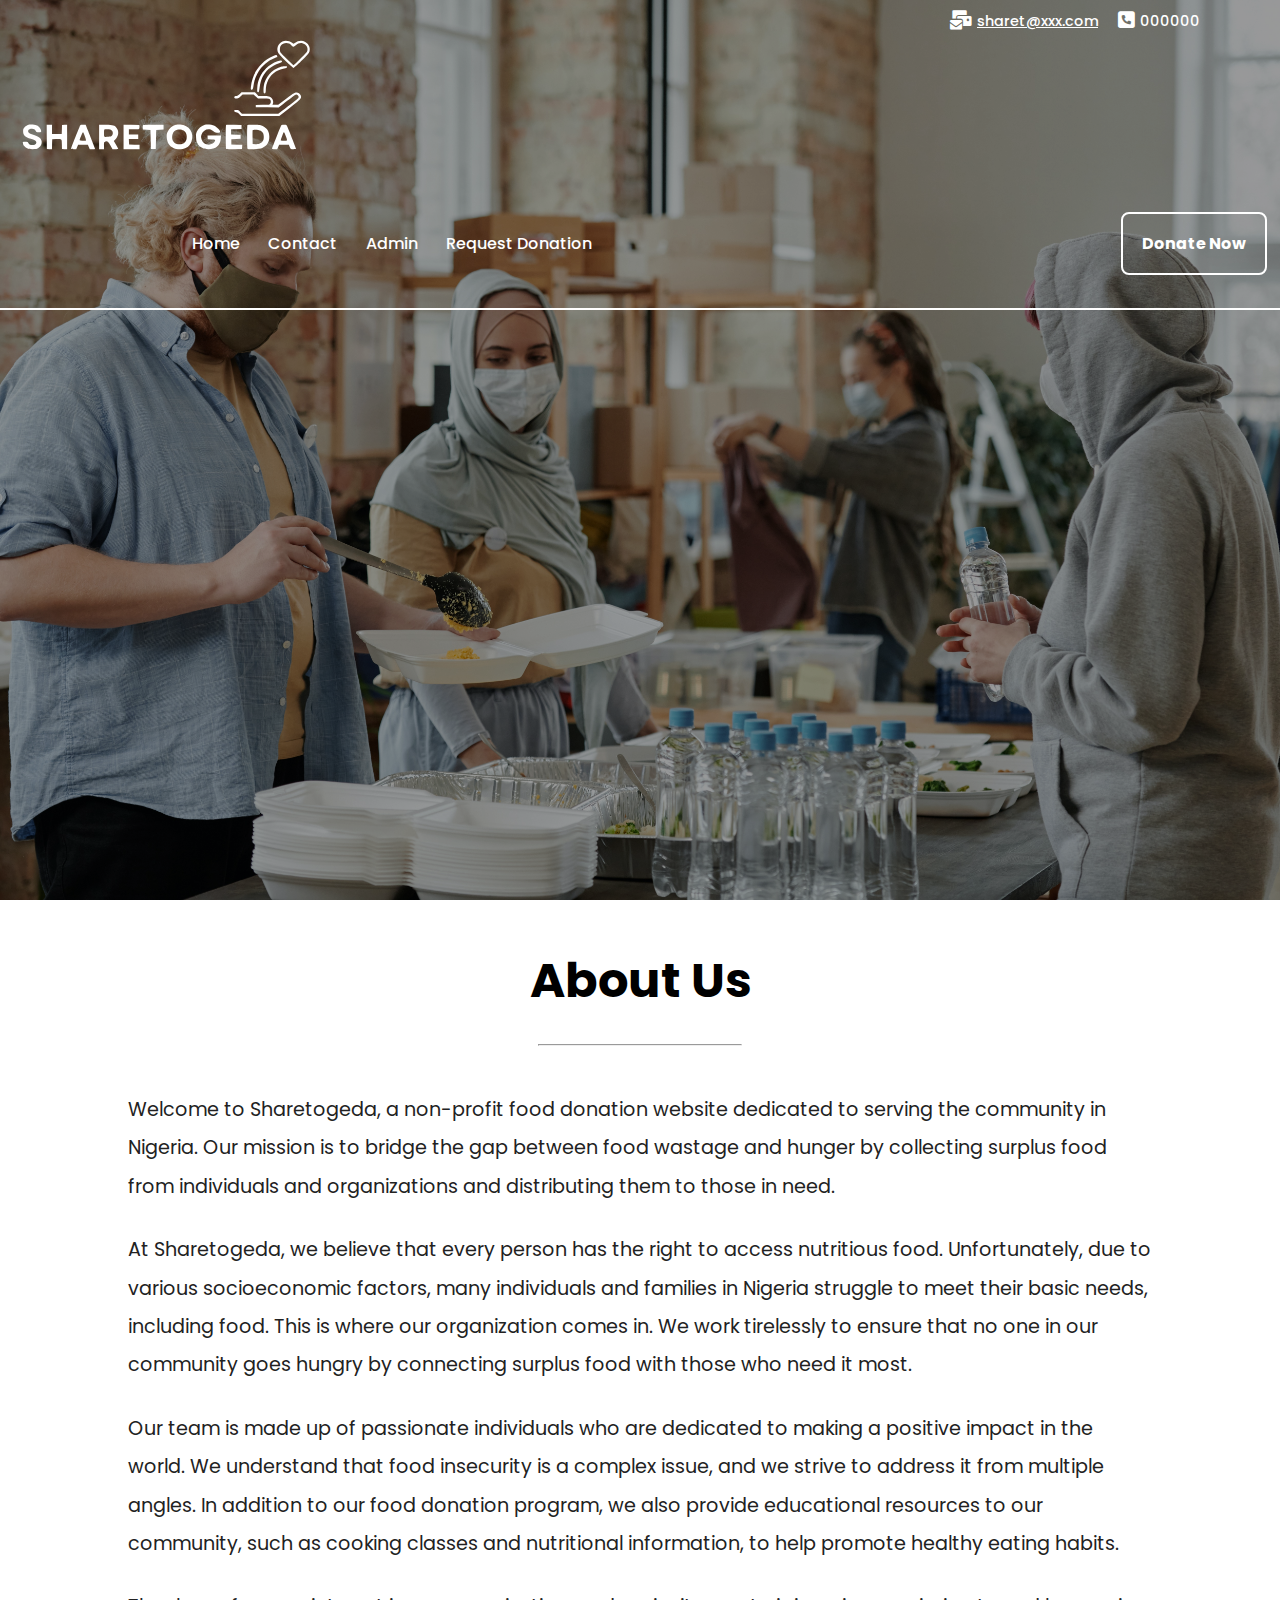
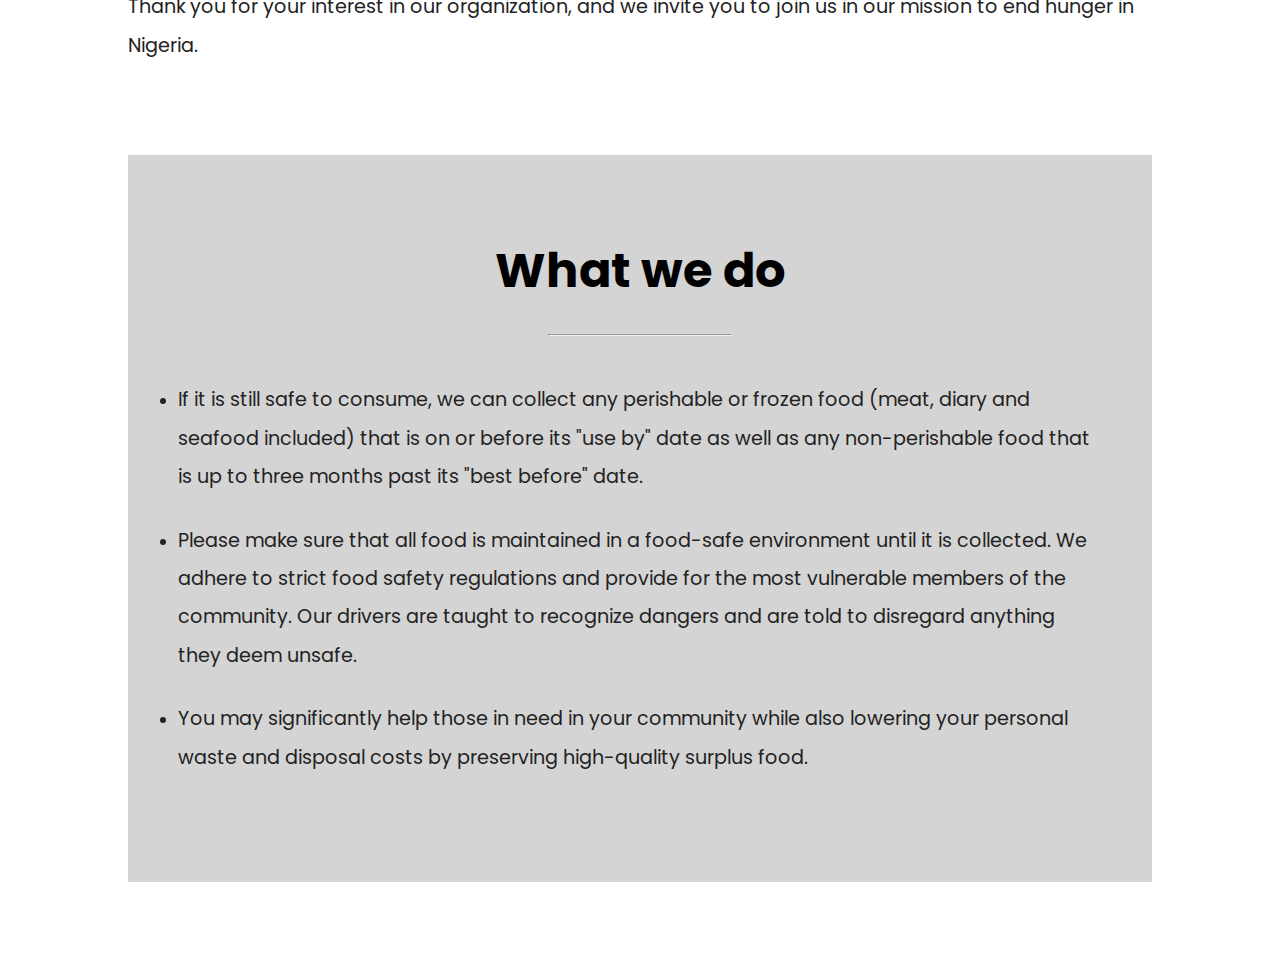
<file: index.html>
<!DOCTYPE html>
<html lang="en">

<head>
    <meta charset="UTF-8">
    <meta http-equiv="X-UA-Compatible" content="IE=edge">
    <meta name="viewport" content="width=device-width, initial-scale=1.0">
    <link rel="stylesheet" href="resources/fontawesome-free-6.3.0-web/css/all.min.css">
    <link rel="stylesheet" href="css/style.css">
    <link rel="stylesheet" href="css/index.css">
    <title>ShareTogeda</title>
</head>

<body>
    <header id="header">
        <div class="overlay"></div>
        <div class="info">
            <div id="logo">
                <img src="resources/images/transparent-logo-cropped-white.svg" alt="">
            </div>
            <div id="details">
                <div id="email" class="detail">
                    <i class="fa-solid fa-envelopes-bulk"></i>
                    <span class="content">sharet@xxx.com</span>
                </div>
                <div id="tel" class="detail">
                    <i class="fa-solid fa-square-phone"></i>
                    <span class="content">000000</span>
                </div>
            </div>
        </div>

        <nav id="navbar">
            <div class="primary">
                <span class="menu">Menu</span>
                <div class="links">
                    <a href="">Home</a>
                    <a href="#">Contact</a>
                    <a href="user/donor/login.php">Admin</a>
                    <a href="user/donor/login.php">Request Donation</a>
                </div>
            </div>
            <div class="secondary">
                <a href="user/donor/login.php">Donate Now</a>
                <!-- <span>Donate Now</span> In case it's not a link -->
            </div>
        </nav>
        <span class="horizontal-separator"></span>
    </header>
    <section id="about-us">
        <h1>About Us</h1>
        <hr>
        <!-- <span class="read-more">Read more</span>
        <span class="read-less">Read less</span> -->
        <p>
            Welcome to Sharetogeda, a non-profit food donation website dedicated to serving the community in Nigeria. Our mission is to bridge the gap between food wastage and hunger by collecting surplus food from individuals and organizations and distributing them to those in need.
        </p>

        <p>
            At Sharetogeda, we believe that every person has the right to access nutritious food. Unfortunately, due to various socioeconomic factors, many individuals and families in Nigeria struggle to meet their basic needs, including food. This is where our organization comes in. We work tirelessly to ensure that no one in our community goes hungry by connecting surplus food with those who need it most.
        </p>

        <p>
            Our team is made up of passionate individuals who are dedicated to making a positive impact in the world. We understand that food insecurity is a complex issue, and we strive to address it from multiple angles. In addition to our food donation program, we also provide educational resources to our community, such as cooking classes and nutritional information, to help promote healthy eating habits.
        </p>

        <!-- <p>
            We are committed to transparency and accountability in all aspects of our operations. We maintain detailed records of all donations and distributions, and we regularly publish reports on our website to keep our donors and supporters informed of our progress.
        </p>

        <p>
            At Sharetogeda, we believe that working together is the key to creating a better world. We welcome partnerships with individuals and organizations who share our vision and are committed to fighting hunger in Nigeria. Together, we can make a meaningful difference in the lives of those who need it most.
        </p> -->

        <p>
            Thank you for your interest in our organization, and we invite you to join us in our mission to end hunger in Nigeria.
        </p>
    </section>
    <section id="what-we-do">
        <h1>What we do</h1>
        <hr>
        <ul>
            <li>
                <p>
                    If it is still safe to consume, we can collect any perishable or frozen food (meat, diary and seafood included) that is on or before its "use by" date as well as any non-perishable food that is up to three months
                    past its "best before" date.
                </p>
            </li>
            <li>
                <p>
                    Please make sure that all food is maintained in a food-safe environment until it is collected. We adhere to
                    strict food safety regulations and provide for the most vulnerable members of the community. Our drivers are
                    taught to recognize dangers and are told to disregard anything they deem unsafe.
                </p>
            </li>
            <li>
                <p>
                    You may significantly help those in need in your community while also lowering your personal waste and
                    disposal costs by preserving high-quality surplus food.
                </p>
            </li>
        </ul>
    </section>
    <!-- <span id="bottom-span"></span> -->
</body>
<script src="js/index.js"></script>
</html>
</file>
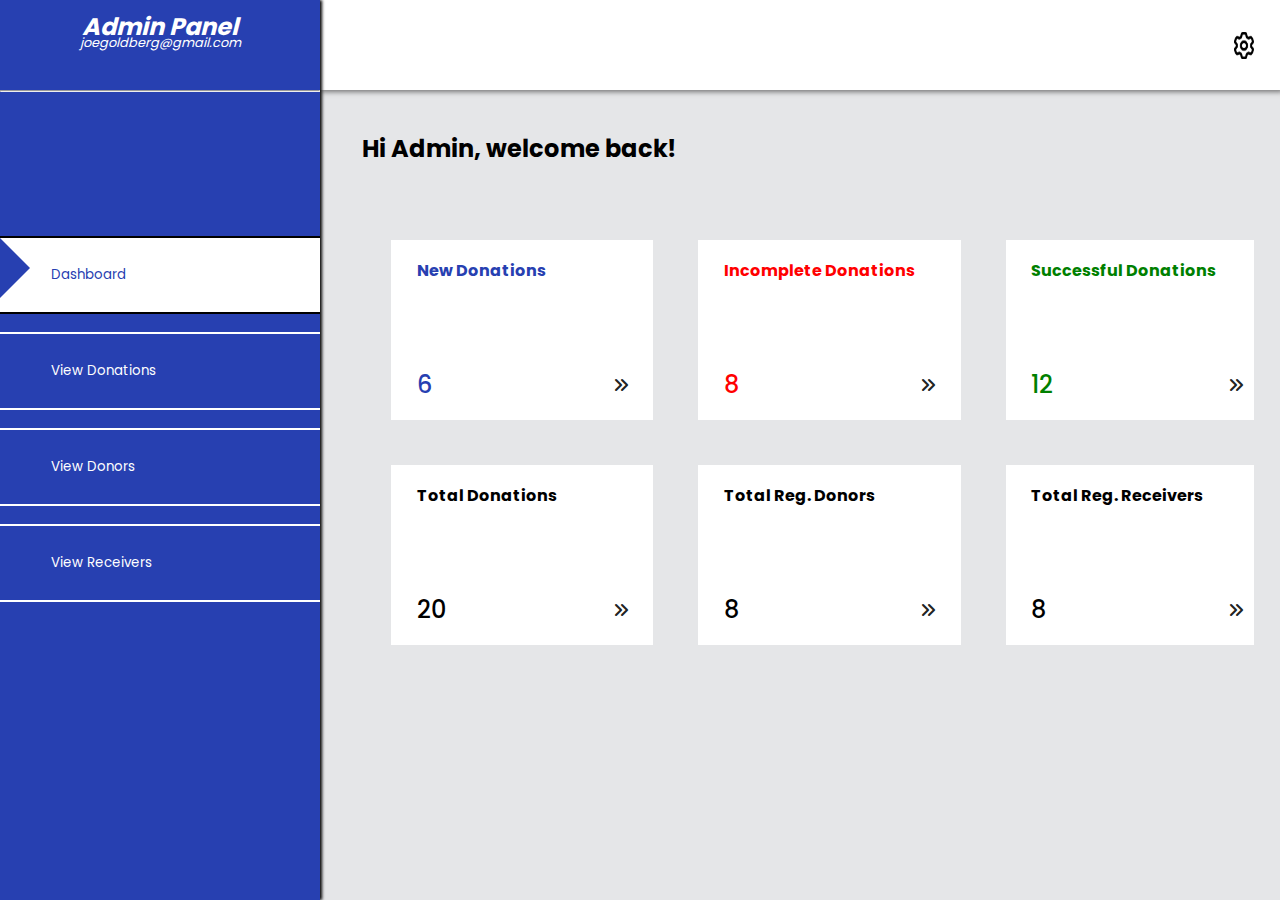
<file: admin/index.html>
<!DOCTYPE html>
<html lang="en">
<head>
    <meta charset="UTF-8">
    <meta http-equiv="X-UA-Compatible" content="IE=edge">
    <meta name="viewport" content="width=device-width, initial-scale=1.0">
    <link rel="stylesheet" href="../resources/fontawesome-free-6.3.0-web/css/all.min.css">
    <link rel="stylesheet" href="../css/style.css">
    <link rel="stylesheet" href="../css/settings-flyout.css">
    <link rel="stylesheet" href="css/index.css">
    <title>Admin Panel</title>
</head>
<body>
    <section id="left-pane">
        <h2 class="title">
            <span>Admin Panel</span>
            <span class="email">joegoldberg@gmail.com</span>
        </h2>
        <hr>
        <div class="action-container">
            <div class="action">
                <button id="dashboard-btn" class="action-btn active" onclick="clickHandler(event)">Dashboard</button>
            </div>
            <div class="action">
                <button id="donation-btn" class="action-btn" onclick="clickHandler(event)">View Donations</button>
            </div>
            <div class="action">
                <button id="donor-btn" class="action-btn" onclick="clickHandler(event)">View Donors</button>
            </div>
            <div class="action">
                <button id="receiver-btn" class="action-btn" onclick="clickHandler(event)">View Receivers</button>
            </div>
        </div>
    </section>
    <section id="right-pane">
        <nav id="navbar">
            <span class="svg">
                <img src="../resources/images/menu4.png" alt="">
            </span>
            <span id="menu-toggler" class="svg">
                <img src="../resources/images/menu4.png" alt="">
            </span>
            <button id="settings-btn" class="svg">
                <img src="../resources/images/settings100.png" alt="">
            </button>
            
            <div id="settings">
                <a href="update-profile.html">Update Profile</a>
                <hr>
                <form id="signout-form" action="login.html" method="">
                    <input type="submit" value="Sign out" />
                </form>
            </div>
        </nav>

        <main>
            <div id="dashboard" class="content active">
                <h2>Hi Admin, welcome back!</h2>
                <div id="info-container">
                    <div class="info" id="new">
                        <span>New Donations</span>
                        <div class="amount">
                            <span>6</span>
                            <i class="fa-solid fa-angles-right" title="View More"></i>
                        </div>
                    </div>
                    <div class="info" id="incomplete">
                        <span>Incomplete Donations</span>
                        <div class="amount">
                            <span>8</span>
                            <i class="fa-solid fa-angles-right" title="View More"></i>
                        </div>
                    </div>
                    <div class="info" id="successful">
                        <span>Successful Donations</span>
                        <div class="amount">
                            <span>12</span>
                            <i class="fa-solid fa-angles-right" title="View More"></i>
                        </div>
                    </div>
                    <div class="info" id="total-donations">
                        <span>Total Donations</span>
                        <div class="amount">
                            <span>20</span>
                            <i class="fa-solid fa-angles-right" title="View More"></i>
                        </div>
                    </div>
                    <div class="info" id="reg-donors">
                        <span>Total Reg. Donors</span>
                        <div class="amount">
                            <span>8</span>
                            <i class="fa-solid fa-angles-right" title="View More"></i>
                        </div>
                    </div>
                    <div class="info" id="reg-receivers">
                        <span>Total Reg. Receivers</span>
                        <div class="amount">
                            <span>8</span>
                            <i class="fa-solid fa-angles-right" title="View More"></i>
                        </div>
                    </div>
                </div>
            </div>
            <div id="donations" class="content table-container">
                <div id="donation-history" class="table-item active">
                    <div class="top-info">
                        <h2>Donations Table</h2>
                        <span class="back-arrow not-active">
                            <i class="fa-regular fa-circle-left"></i>
                        </span>
                    </div>
                    <table cellspacing="0">
                        <tr id="header">
                            <th class="center">Donor ID</th>
                            <!-- <th>Items</th> -->
                            <th>Receiver ID</th>
                            <th>Status</th>
                            <!-- <th class="center">Quantity</th> -->
                            <th>Date</th>
                        </tr>
                        <!-- DUMMY DATA -->
                        <tr class="odd">
                            <td class="donation-id" class="center">1000001</td>
                            <!-- <td>Pizza</td> -->
                            <td class="receiver-id">292</td>
                            <td class="status">Completed</td>
                            <!-- <td class="center">3</td> -->
                            <td>
                                <span>2023-09-03 10:46</span>
                                <div class="view-detail">
                                    <button>View Detail</button>
                                </div>
                            </td>
                        </tr>
                        <tr class="even">
                            <td class="donation-id" class="center">1000029</td>
                            <!-- <td>Cornflakes</td> -->
                            <td class="receiver-id">292</td>
                            <td class="status">Pending</td>
                            <!-- <td class="center">5</td> -->
                            <td>
                                <span>2023-09-04 11:20</span>
                                <div class="view-detail">
                                    <button>View Detail</button>
                                </div>
                            </td>
                        </tr>
                        <tr class="odd">
                            <td class="donation-id" class="center">1034029</td>
                            <!-- <td>Cornflakes</td> -->
                            <td class="receiver-id">NIL</td>
                            <td class="status">New</td>
                            <!-- <td class="center">5</td> -->
                            <td>
                                <span>2023-10-24 13:20</span>
                                <div class="view-detail">
                                    <button>View Detail</button>
                                </div>
                            </td>
                        </tr>
                        <tr class="even">
                            <td class="donation-id" class="center">1001241</td>
                            <!-- <td>Cornflakes</td> -->
                            <td class="receiver-id">292</td>
                            <td class="status">Cancelled</td>
                            <!-- <td class="center">5</td> -->
                            <td>
                                <span>2023-09-04 11:20</span>
                                <div class="view-detail">
                                    <button>View Detail</button>
                                </div>
                            </td>
                        </tr>
                        <tr class="odd">
                            <td class="donation-id" class="center">1000052</td>
                            <!-- <td>Milk</td> -->
                            <td class="receiver-id">480</td>
                            <td class="status">Pending</td>
                            <!-- <td class="center">10</td> -->
                            <td>
                                <span>2023-09-09 00:46</span>
                                <div class="view-detail">
                                    <button>View Detail</button>
                                </div>
                            </td>
                        </tr>
                        <tr class="even">
                            <td class="donation-id" class="center">1003297</td>
                            <!-- <td>Mayonnaise</td> -->
                            <td class="receiver-id">300</td>
                            <td class="status">Completed</td>
                            <!-- <td class="center">1</td> -->
                            <td>
                                <span>2023-09-13 14:46</span>
                                <div class="view-detail">
                                    <button>View Detail</button>
                                </div>
                            </td>
                        </tr>
                        <tr class="odd">
                            <td class="donation-id" class="center">1005431</td>
                            <!-- <td>Sugar</td> -->
                            <td class="receiver-id">132</td>
                            <td class="status">Pending</td>
                            <!-- <td class="center">30</td> -->
                            <td>
                                <span>2023-09-14 11:01</span>
                                <div class="view-detail">
                                    <button>View Detail</button>
                                </div>
                            </td>
                        </tr>
                        <tr class="even">
                            <td class="donation-id" class="center">1006103</td>
                            <!-- <td>Bread</td> -->
                            <td class="receiver-id">523</td>
                            <td class="status">Completed</td>
                            <!-- <td class="center">14</td> -->
                            <td>
                                <span>2023-09-17 08:41</span>
                                <div class="view-detail">
                                    <button>View Detail</button>
                                </div>
                            </td>
                        </tr>
                        <tr class="odd">
                            <td class="donation-id" class="center">1007651</td>
                            <!-- <td>Ice cream</td> -->
                            <td class="receiver-id">330</td>
                            <td class="status">Completed</td>
                            <!-- <td class="center">1</td> -->
                            <td>
                                <span>2023-09-25 17:24</span>
                                <div class="view-detail">
                                    <button>View Detail</button>
                                </div>
                            </td>
                        </tr>
                        <tr class="even">
                            <td class="donation-id" class="center">1020702</td>
                            <!-- <td>Bread</td> -->
                            <td class="receiver-id">720</td>
                            <td class="status">Pending</td>
                            <!-- <td class="center">7</td> -->
                            <td>
                                <span>2023-09-30 07:51</span>
                                <div class="view-detail">
                                    <button>View Detail</button>
                                </div>
                            </td>
                        </tr>
                        <tr class="odd">
                            <td class="donation-id" class="center">1332101</td>
                            <!-- <td>Egg</td> -->
                            <td class="receiver-id">NIL</td>
                            <td class="status">New</td>
                            <!-- <td class="center">2</td> -->
                            <td>
                                <span>2023-11-03 13:44</span>
                                <div class="view-detail">
                                    <button>View Detail</button>
                                </div>
                            </td>
                        </tr>
                        <tr class="even">
                            <td class="donation-id" class="center">1123290</td>
                            <!-- <td>Rice</td> -->
                            <td class="receiver-id">121</td>
                            <td class="status">Completed</td>
                            <!-- <td class="center">1</td> -->
                            <td>
                                <span>2023-10-23 11:30</span>
                                <div class="view-detail">
                                    <button>View Detail</button>
                                </div>
                            </td>
                        </tr>
                        <tr class="odd">
                            <td class="donation-id" class="center">1100001</td>
                            <!-- <td>Egg</td> -->
                            <td class="receiver-id">292</td>
                            <td class="status">Completed</td>
                            <!-- <td class="center">2</td> -->
                            <td>
                                <span>2023-10-02 14:40</span>
                                <div class="view-detail">
                                    <button>View Detail</button>
                                </div>
                            </td>
                        </tr>
                        <tr class="even">
                            <td class="donation-id" class="center">1016690</td>
                            <!-- <td>Rice</td> -->
                            <td class="receiver-id">NIL</td>
                            <td class="status">New</td>
                            <!-- <td class="center">1</td> -->
                            <td>
                                <span>2021-11-11 01:13</span>
                                <div class="view-detail">
                                    <button>View Detail</button>
                                </div>
                            </td>
                        </tr>
            
                        
                        <!-- DUMMY DATA 2 -->
                        <tr class="odd">
                            <td class="donation-id" class="center">1000001</td>
                            <!-- <td>Pizza</td> -->
                            <td class="receiver-id">292</td>
                            <td class="status">Completed</td>
                            <!-- <td class="center">3</td> -->
                            <td>
                                <span>2023-09-03 10:46</span>
                                <div class="view-detail">
                                    <button>View Detail</button>
                                </div>
                            </td>
                        </tr>
                        <tr class="even">
                            <td class="donation-id" class="center">1000029</td>
                            <!-- <td>Cornflakes</td> -->
                            <td class="receiver-id">292</td>
                            <td class="status">Pending</td>
                            <!-- <td class="center">5</td> -->
                            <td>
                                <span>2023-09-04 11:20</span>
                                <div class="view-detail">
                                    <button>View Detail</button>
                                </div>
                            </td>
                        </tr>
                        <tr class="odd">
                            <td class="donation-id" class="center">1005139</td>
                            <!-- <td>Cornflakes</td> -->
                            <td class="receiver-id">NIL</td>
                            <td class="status">New</td>
                            <!-- <td class="center">5</td> -->
                            <td>
                                <span>2022-20-02 00:13</span>
                                <div class="view-detail">
                                    <button>View Detail</button>
                                </div>
                            </td>
                        </tr>
                        <tr class="even">
                            <td class="donation-id" class="center">1100132</td>
                            <!-- <td>Cornflakes</td> -->
                            <td class="receiver-id">292</td>
                            <td class="status">Cancelled</td>
                            <!-- <td class="center">5</td> -->
                            <td>
                                <span>2022-04-01 13:15</span>
                                <div class="view-detail">
                                    <button>View Detail</button>
                                </div>
                            </td>
                        </tr>
                        <tr class="odd">
                            <td class="donation-id" class="center">1000052</td>
                            <!-- <td>Milk</td> -->
                            <td class="receiver-id">480</td>
                            <td class="status">Pending</td>
                            <!-- <td class="center">10</td> -->
                            <td>
                                <span>2023-09-09 00:46</span>
                                <div class="view-detail">
                                    <button>View Detail</button>
                                </div>
                            </td>
                        </tr>
                        <tr class="even">
                            <td class="donation-id" class="center">1003297</td>
                            <!-- <td>Mayonnaise</td> -->
                            <td class="receiver-id">300</td>
                            <td class="status">Completed</td>
                            <!-- <td class="center">1</td> -->
                            <td>
                                <span>2023-09-13 14:46</span>
                                <div class="view-detail">
                                    <button>View Detail</button>
                                </div>
                            </td>
                        </tr>
                        <tr class="odd">
                            <td class="donation-id" class="center">1005431</td>
                            <!-- <td>Sugar</td> -->
                            <td class="receiver-id">132</td>
                            <td class="status">Pending</td>
                            <!-- <td class="center">30</td> -->
                            <td>
                                <span>2023-09-14 11:01</span>
                                <div class="view-detail">
                                    <button>View Detail</button>
                                </div>
                            </td>
                        </tr>
                        <tr class="even">
                            <td class="donation-id" class="center">1006103</td>
                            <!-- <td>Bread</td> -->
                            <td class="receiver-id">523</td>
                            <td class="status">Completed</td>
                            <!-- <td class="center">14</td> -->
                            <td>
                                <span>2023-09-17 08:41</span>
                                <div class="view-detail">
                                    <button>View Detail</button>
                                </div>
                            </td>
                        </tr>
                        <tr class="odd">
                            <td class="donation-id" class="center">1007651</td>
                            <!-- <td>Ice cream</td> -->
                            <td class="receiver-id">330</td>
                            <td class="status">Completed</td>
                            <!-- <td class="center">1</td> -->
                            <td>
                                <span>2023-09-25 17:24</span>
                                <div class="view-detail">
                                    <button>View Detail</button>
                                </div>
                            </td>
                        </tr>
                        <tr class="even">
                            <td class="donation-id" class="center">1020702</td>
                            <!-- <td>Bread</td> -->
                            <td class="receiver-id">720</td>
                            <td class="status">Pending</td>
                            <!-- <td class="center">7</td> -->
                            <td>
                                <span>2023-09-30 07:51</span>
                                <div class="view-detail">
                                    <button>View Detail</button>
                                </div>
                            </td>
                        </tr>
                        <tr class="odd">
                            <td class="donation-id" class="center">1002201</td>
                            <!-- <td>Egg</td> -->
                            <td class="receiver-id">NIL</td>
                            <td class="status">New</td>
                            <!-- <td class="center">2</td> -->
                            <td>
                                <span>2023-01-13 23:45</span>
                                <div class="view-detail">
                                    <button>View Detail</button>
                                </div>
                            </td>
                        </tr>
                        <tr class="even">
                            <td class="donation-id" class="center">1123290</td>
                            <!-- <td>Rice</td> -->
                            <td class="receiver-id">121</td>
                            <td class="status">Completed</td>
                            <!-- <td class="center">1</td> -->
                            <td>
                                <span>2023-10-23 11:30</span>
                                <div class="view-detail">
                                    <button>View Detail</button>
                                </div>
                            </td>
                        </tr>
                        <tr class="odd">
                            <td class="donation-id" class="center">1100001</td>
                            <!-- <td>Egg</td> -->
                            <td class="receiver-id">292</td>
                            <td class="status">Completed</td>
                            <!-- <td class="center">2</td> -->
                            <td>
                                <span>2023-10-02 14:40</span>
                                <div class="view-detail">
                                    <button>View Detail</button>
                                </div>
                            </td>
                        </tr>
                        <tr class="even">
                            <td class="donation-id" class="center">1023790</td>
                            <!-- <td>Rice</td> -->
                            <td class="receiver-id">NIL</td>
                            <td class="status">New</td>
                            <!-- <td class="center">1</td> -->
                            <td>
                                <span>2022-07-31 01:13</span>
                                <div class="view-detail">
                                    <button>View Detail</button>
                                </div>
                            </td>
                        </tr>
                    </table>
                </div>
                <div id="history-detail" class="table-item">
                    <div class="top-info">
                        <h2>Donation Detail</h2>
                        <span class="back-arrow">
                            <i class="fa-regular fa-circle-left"></i>
                        </span>
                    </div>
                    <div id="info-container">
                        <div id="donor" class="category">
                            <span class="title">Donor Info</span>
                            <div id="donor-id" class="info">
                                <h4>Donor ID</h4>
                                <span class="user-id">1000001 - Click for more info</span>
                            </div>
                            <div id="donor-name" class="info">
                                <h4>Name</h4>
                                <span>John Doe</span>
                            </div>
                        </div>
                        <div id="receiver" class="category">
                            <span class="title">Receiver Info</span>
                            <div id="receiver-id" class="info">
                                <h4>Receiver ID</h4>
                                <span class="user-id">292 - Click for more info</span>
                            </div>
                            <div id="receiver-name" class="info">
                                <h4>Name</h4>
                                <span>Mary Ann</span>
                            </div>
                        </div>
                        <hr>
                        <div id="items" class="category">
                            <span class="title">Items</span>
                            <div id="items" class="info">
                                <h4>Items</h4>
                                <span>Cornflakes, Milk, Spaghetti</span>
                            </div>
                            <div id="quantity" class="info">
                                <h4>Quantity</h4>
                                <span>1, 3, 4</span>
                            </div>
                            <div id="status" class="info">
                                <h4>Status</h4>
                                <span>Pending</span>
                                <div class="track-status">
                                    <button>Track Status</button>
                                </div>
                            </div>
                            <div id="date" class="info">
                                <h4>Date</h4>
                                <span>2023-10-23 11:30</span>
                            </div>
                        </div>
                    </div>
                </div>
                <div id="track-status" class="table-item">
                    <div class="top-info">
                        <h2>Tracking Details</h2>
                        <span class="back-arrow">
                            <i class="fa-regular fa-circle-left"></i>
                        </span>
                    </div>
                    <div class="step-container">
                        <div id="step-one" class="step">
                            <span>Donation Placed</span>
                            <div class="status complete">
                                <span>Completed</span>
                                <i class="fa-regular fa-circle-check"></i>
                                <div class="change-status">
                                    <button onclick="markComplete(event)">
                                        <i class="fa-solid fa-check" title="Mark Complete"></i>
                                    </button>
                                </div>
                            </div>
                        </div>
                        <div id="step-two" class="step">
                            <span>Donation Picked Up</span>
                            <div class="status">
                                <span>On Progress</span>
                                <i class="fa-solid fa-spinner fa-spin-pulse"></i>
                                <div class="change-status active">
                                    <button onclick="markComplete(event)">
                                        <i class="fa-solid fa-check" title="Mark Complete"></i>
                                    </button>
                                </div>
                            </div>
                        </div>
                        <div id="step-three" class="step">
                            <span>Donation Arrived at Office</span>
                            <div class="status">
                                <span>On Progress</span>
                                <i class="fa-solid fa-spinner fa-spin-pulse"></i>
                                <div class="change-status active">
                                    <button onclick="markComplete(event)">
                                        <i class="fa-solid fa-check" title="Mark Complete"></i>
                                    </button>
                                </div>
                            </div>
                        </div>
                        <div id="step-four" class="step">
                            <span>Donation Quality Checked</span>
                            <div class="status">
                                <span>On Progress</span>
                                <i class="fa-solid fa-spinner fa-spin-pulse"></i>
                                <div class="change-status active">
                                    <button onclick="markComplete(event)">
                                        <i class="fa-solid fa-check" title="Mark Complete"></i>
                                    </button>
                                </div>
                            </div>
                        </div>
                        <div id="step-five" class="step">
                            <span>Donation Shipped to Destination</span>
                            <div class="status">
                                <span>On Progress</span>
                                <i class="fa-solid fa-spinner fa-spin-pulse"></i>
                                <div class="change-status active">
                                    <button onclick="markComplete(event)">
                                        <i class="fa-solid fa-check" title="Mark Complete"></i>
                                    </button>
                                </div>
                            </div>
                        </div>
                        <div id="step-six" class="step">
                            <span>Donation Processed at Destination</span>
                            <div class="status">
                                <span>On Progress</span>
                                <i class="fa-solid fa-spinner fa-spin-pulse"></i>
                                <div class="change-status active">
                                    <button onclick="markComplete(event)">
                                        <i class="fa-solid fa-check" title="Mark Complete"></i>
                                    </button>
                                </div>
                            </div>
                        </div>
                    </div>
                    <div class="extra-information">
                        <span>Documentation</span>
                        <div class="gallery">
                            <span id="no-documentation">Process isn't complete, hence no documentation.</span>
                            <!-- IMAGES TO BE SHOWN WHEN PROCESS IS COMPLETED SHOULD BE PLACED HERE. -->
                            <!-- <img src="../../resources/images/uploaded-images/1.jpg" alt="">
                            <img src="../../resources/images/uploaded-images/2.jpg" alt="">
                            <img src="../../resources/images/uploaded-images/3.jpg" alt=""> -->
                        </div>
                    </div>
                    <div class="upload-images">
                        <span class="upload-span">Upload Completion Images</span>
                        <form action="" method="POST">
                            <input type="file" multiple name="upload-image" id="upload-image">
                            <button type="submit">Upload</button>
                        </form>
                    </div>
                    <div id="track-location-div">
                        <button class="track-location">Track Location</button>
                    </div>
                </div>
                <div id="track-location" class="table-item">
                    <div class="top-info">
                        <h2>Track Location</h2>
                        <span class="back-arrow">
                            <i class="fa-regular fa-circle-left"></i>
                        </span>
                    </div>
                    <div id="map">
                        <iframe src="https://www.google.com/maps/embed?pb=!1m14!1m8!1m3!1d14969.891201196193!2d57.395299!3d-20.280688!3m2!1i1024!2i768!4f13.1!3m3!1m2!1s0x217c5c9f4d1c80b5%3A0x9088d2393f5f29c8!2sMiddlesex%20University%20Mauritius!5e0!3m2!1sen!2sng!4v1681429257338!5m2!1sen!2sng" width="600" height="450" style="border:0;" allowfullscreen="" loading="lazy" referrerpolicy="no-referrer-when-downgrade"></iframe>
                    </div>
            
                    <div id="legend-container">
                        <h3 class="legend-title">Legends</h3>
                        <div id="legends">
                            <div id="shipping-destination" class="legend">
                                <img src="../resources/images/green-dot.png" alt="">
                                <span class="content">Shipping Destination</span>
                            </div>
                            <div id="shipping-origin" class="legend">
                                <img src="../resources/images/blue-dot.png" alt="">
                                <span class="content">Shipping Origin</span>
                            </div>
                            <div id="shipping-vehicle" class="legend">
                                <img src="../resources/images/truck.png" alt="">
                                <span id="vehicle-content" class="content">Shipping Vehicle</span>
                            </div>
                        </div>
                    </div>
                </div>
            </div>
            <div id="donors" class="content table-container">
                <div id="donor-table" class="table-item active">
                    <div class="top-info">
                        <h2>Donors Table</h2>
                        <span class="back-arrow not-active">
                            <i class="fa-regular fa-circle-left"></i>
                        </span>
                    </div>
                    <table cellspacing="0">
                        <thead>
                            <tr id="header">
                                <th>Donor ID</th>
                                <th>Name</th>
                                <th>Email</th>
                                <th>Date Joined</th>
                            </tr>
                        </thead>
                        <tbody>
                            <!-- DUMMY DATA -->
                            <tr class="odd">
                                <td class="donor-id">1000001</td>
                                <td class="donor-name">John Doe</td>
                                <td class="email">johndoe@gmail.com</td>
                                <!-- <td></td>
                                <td class="center address"></td> -->
                                <td>
                                    <span class="date-joined">2023-09-03 10:46</span>
                                    <div class="view-detail">
                                        <button>View Detail</button>
                                    </div>
                                </td>
                            </tr>
                            <tr class="even">
                                <td class="donor-id">1000029</td>
                                <td class="donor-name">George Bush</td>
                                <td class="email">georgebush@gmail.com</td>
                                <td>
                                    <span class="date-joined">2021-11-03 08:46</span>
                                    <div class="view-detail">
                                        <button>View Detail</button>
                                    </div>
                                </td>
                            </tr>
                            <tr class="odd">
                                <td class="donor-id">1000052</td>
                                <td class="donor-name">Larry Kane</td>
                                <td class="email">larrykane@gmail.com</td>
                                <td>
                                    <span class="date-joined">2022-04-12 18:30</span>
                                    <div class="view-detail">
                                        <button>View Detail</button>
                                    </div>
                                </td>
                            </tr>
                            <tr class="even">
                                <td class="donor-id">1003297</td>
                                <td class="donor-name">Harry Potter</td>
                                <td class="email">harrypotter@gmail.com</td>
                                <td>
                                    <span class="date-joined">2022-11-24 23:01</span>
                                    <div class="view-detail">
                                        <button>View Detail</button>
                                    </div>
                                </td>
                            </tr>
                            <tr class="odd">
                                <td class="donor-id">1005431</td>
                                <td class="donor-name">James Bond</td>
                                <td class="email">jamesbond@gmail.com</td>
                                <td>
                                    <span class="date-joined">2020-01-10 03:05</span>
                                    <div class="view-detail">
                                        <button>View Detail</button>
                                    </div>
                                </td>
                            </tr>
                            <tr class="even">
                                <td class="donor-id">1006103</td>
                                <td class="donor-name">Alicia Keys</td>
                                <td class="email">aliciakeys@gmail.com</td>
                                <td>
                                    <span class="date-joined">2022-01-30 07:15</span>
                                    <div class="view-detail">
                                        <button>View Detail</button>
                                    </div>
                                </td>
                            </tr>
                            <tr class="odd">
                                <td class="donor-id">1007651</td>
                                <td class="donor-name">Patricia Sub</td>
                                <td class="email">patriciasub@gmail.com</td>
                                <td>
                                    <span class="date-joined">2021-12-20 09:23</span>
                                    <div class="view-detail">
                                        <button>View Detail</button>
                                    </div>
                                </td>
                            </tr>
                            <tr class="even">
                                <td class="donor-id">1020702</td>
                                <td class="donor-name">Damilton Haywire</td>
                                <td class="email">damiltonhaywire@gmail.com</td>
                                <td>
                                    <span class="date-joined">2023-02-28 10:11</span>
                                    <div class="view-detail">
                                        <button>View Detail</button>
                                    </div>
                                </td>
                            </tr>
                        </tbody>
                    </table>
                </div>
                <div id="donor-detail" class="table-item">
                    <div class="top-info">
                        <h2>Donor Detail</h2>
                        <span class="back-arrow">
                            <i class="fa-regular fa-circle-left"></i>
                        </span>
                    </div>
                    <div class="info-container">
                        <form action="POST">
                            <div class="entry">
                                <label for="donor-id-input">ID</label>
                                <input id="donor-id-input" disabled type="text" value="">
                            </div>
                            <div class="entry">
                                <label for="donor-name-input">Name</label>
                                <input id="donor-name-input" type="text" value="">
                            </div>
                            <div class="entry">
                                <label for="donor-email-input">Email</label>
                                <input id="donor-email-input"  type="text" value="">
                            </div>
                            <div class="entry">
                                <label for="donor-phone-input">Phone Number</label>
                                <input id="donor-phone-input" type="text" value="+230 5 123 4567">
                            </div>
                            <div class="entry">
                                <label for="donor-address-input">Address</label>
                                <input id="donor-address-input" type="text" value="3 Koboo Close, Off Saint Laurel Road, New York, America">
                            </div>
                            <div class="entry">
                                <label for="donor-date-joined-input">Date Joined</label>
                                <input id="donor-date-joined-input" type="text" value="">
                            </div>
                            <input type="submit" value="Save Changes">
                        </form>
                    </div>
                </div>
            </div>
            <div id="receivers" class="content table-container">
                <div id="receiver-table" class="table-item active">
                    <div class="top-info">
                        <h2>Receivers Table</h2>
                        <span class="back-arrow not-active">
                            <i class="fa-regular fa-circle-left"></i>
                        </span>
                    </div>
                    <table cellspacing="0">
                        <thead>
                            <tr id="header">
                                <th>Receiver ID</th>
                                <th>Name</th>
                                <th>Email</th>
                                <th>Date Joined</th>
                            </tr>
                        </thead>
                        <tbody>
                            <!-- DUMMY DATA -->
                            <tr class="odd">
                                <td class="receiver-id">292</td>
                                <td class="receiver-name">Mary Ann</td>
                                <td class="email">maryann@gmail.com</td>
                                <!-- <td></td>
                                <td class="center address"></td> -->
                                <td>
                                    <span class="date-joined">2022-08-12 04:10</span>
                                    <div class="view-detail">
                                        <button>View Detail</button>
                                    </div>
                                </td>
                            </tr>
                            <tr class="even">
                                <td class="receiver-id">480</td>
                                <td class="receiver-name">Leroy Sane</td>
                                <td class="email">leroysane@gmail.com</td>
                                <td>
                                    <span class="date-joined">2021-12-24 12:20</span>
                                    <div class="view-detail">
                                        <button>View Detail</button>
                                    </div>
                                </td>
                            </tr>
                            <tr class="odd">
                                <td class="receiver-id">300</td>
                                <td class="receiver-name">Hugh Jones</td>
                                <td class="email">hughjones@gmail.com</td>
                                <td>
                                    <span class="date-joined">2022-06-18 09:40</span>
                                    <div class="view-detail">
                                        <button>View Detail</button>
                                    </div>
                                </td>
                            </tr>
                            <tr class="even">
                                <td class="receiver-id">132</td>
                                <td class="receiver-name">Sasha Banks</td>
                                <td class="email">sashabanks@gmail.com</td>
                                <td>
                                    <span class="date-joined">2022-01-15 13:05</span>
                                    <div class="view-detail">
                                        <button>View Detail</button>
                                    </div>
                                </td>
                            </tr>
                            <tr class="odd">
                                <td class="receiver-id">523</td>
                                <td class="receiver-name">Eric Daniel</td>
                                <td class="email">ericdaniel@gmail.com</td>
                                <td>
                                    <span class="date-joined">2021-04-11 07:45</span>
                                    <div class="view-detail">
                                        <button>View Detail</button>
                                    </div>
                                </td>
                            </tr>
                            <tr class="even">
                                <td class="receiver-id">330</td>
                                <td class="receiver-name">Dante Kroos</td>
                                <td class="email">dantekroos@gmail.com</td>
                                <td>
                                    <span class="date-joined">2021-11-28 09:22</span>
                                    <div class="view-detail">
                                        <button>View Detail</button>
                                    </div>
                                </td>
                            </tr>
                            <tr class="odd">
                                <td class="receiver-id">720</td>
                                <td class="receiver-name">Raymond Zeze</td>
                                <td class="email">raymondzeze@gmail.com</td>
                                <td>
                                    <span class="date-joined">2023-01-22 15:12</span>
                                    <div class="view-detail">
                                        <button>View Detail</button>
                                    </div>
                                </td>
                            </tr>
                            <tr class="even">
                                <td class="receiver-id">121</td>
                                <td class="receiver-name">David Senior</td>
                                <td class="email">davidsenior@gmail.com</td>
                                <td>
                                    <span class="date-joined">2022-08-09 11:32</span>
                                    <div class="view-detail">
                                        <button>View Detail</button>
                                    </div>
                                </td>
                            </tr>
                        </tbody>
                    </table>
                </div>
                <div id="receiver-detail" class="table-item">
                    <div class="top-info">
                        <h2>Receiver Detail</h2>
                        <span class="back-arrow">
                            <i class="fa-regular fa-circle-left"></i>
                        </span>
                    </div>
                    <div class="info-container">
                        <form action="POST">
                            <div class="entry">
                                <label for="receiver-id-input">ID</label>
                                <input id="receiver-id-input" disabled type="text" value="">
                            </div>
                            <div class="entry">
                                <label for="receiver-name-input">Name</label>
                                <input id="receiver-name-input" type="text" value="">
                            </div>
                            <div class="entry">
                                <label for="receiver-email-input">Email</label>
                                <input id="receiver-email-input"  type="text" value="">
                            </div>
                            <div class="entry">
                                <label for="receiver-phone-input">Phone Number</label>
                                <input id="receiver-phone-input" type="text" value="+230 5 123 4567">
                            </div>
                            <div class="entry">
                                <label for="receiver-address-input">Address</label>
                                <input id="receiver-address-input" type="text" value="3 Koboo Close, Off Saint Laurel Road, New York, America">
                            </div>
                            <div class="entry">
                                <label for="receiver-date-joined-input">Date Joined</label>
                                <input id="receiver-date-joined-input" type="text" value="">
                            </div>
                            <input type="submit" value="Save Changes">
                        </form>
                    </div>
                </div>
            </div>
        </main>
        
    </section>
</body>
<script src="../js/settings-flyout.js"></script>
<script src="js/index.js"></script>
<script src="js/custom-back-arrow.js"></script>
</html>
</file>
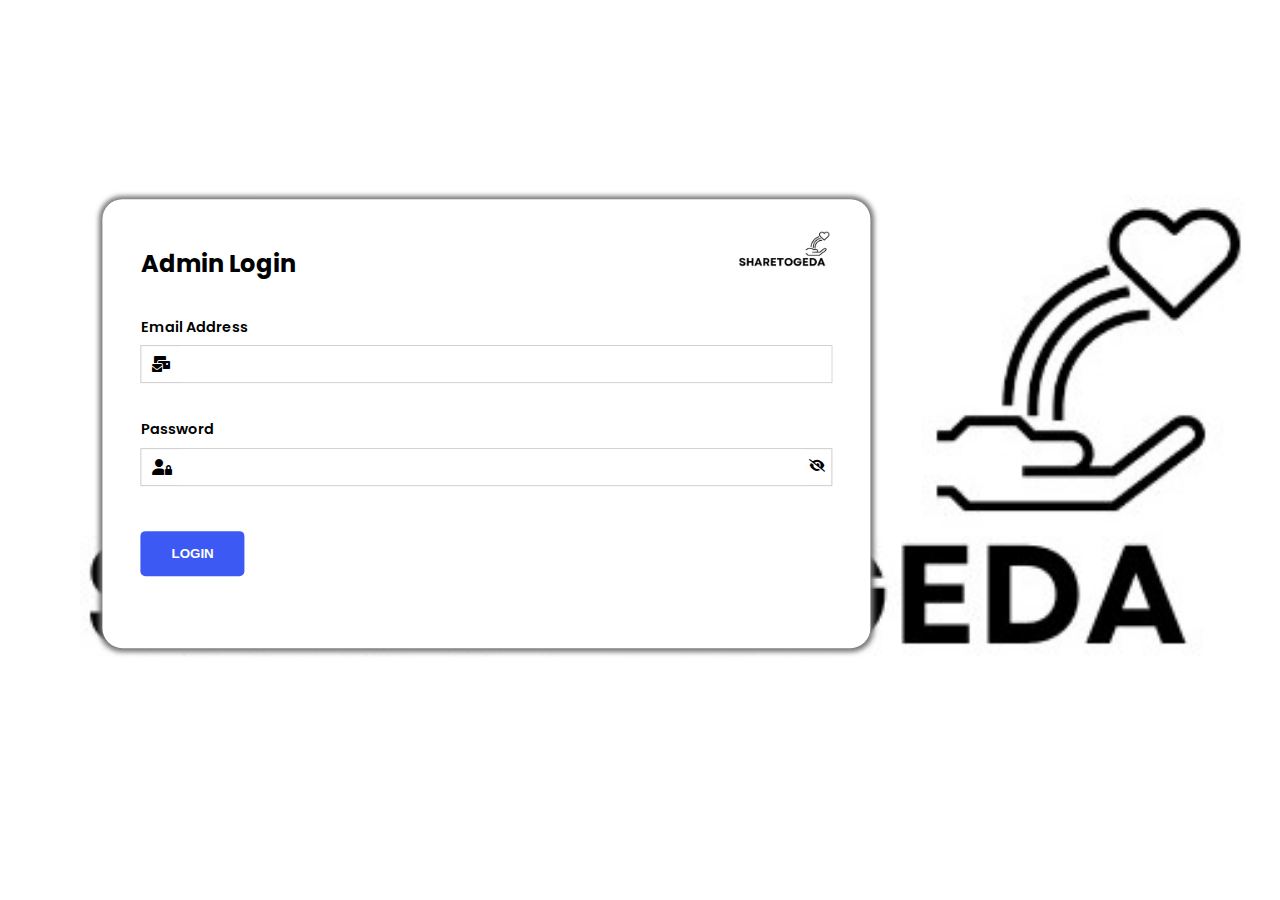
<file: admin/login.html>
<!DOCTYPE html>
<html lang="en">
<head>
    <meta charset="UTF-8">
    <meta http-equiv="X-UA-Compatible" content="IE=edge">
    <meta name="viewport" content="width=device-width, initial-scale=1.0">
    <link rel="stylesheet" href="../resources/fontawesome-free-6.3.0-web/css/all.min.css">
    <link rel="stylesheet" href="../css/style.css">
    <link rel="stylesheet" href="css/login.css">
    <title>Admin Login</title>
</head>
<body>
    <div class="overlay"></div>

    <main>
        <div id="title">
            <h2>Admin Login</h2>
            <a href="../../index.html"><img src="../resources/images/logo-cropped.jpg" alt=""></a>
        </div>
        <form action="index.html" id="login-form" method="">
            <div class="entry">
                <label for="email-address">Email Address</label>
                <div id="email-input" class="input">
                    <i class="fa-solid fa-envelopes-bulk"></i>
                    <input type="email" name="email-address" id="email-address">
                </div>
            </div>
            <div class="entry">
                <label for="password">Password</label>
                <div id="password-input" class="input">
                    <i class="fa-solid fa-user-lock"></i>
                    <input type="password" name="password" id="password">
                    <i class="fa-solid fa-eye-slash dt" id="eye-icon"></i>
                </div>
            </div>
            <input type="submit" value="LOGIN">
        </form>
    </main>
</body>
<script src="../js/password-hide-show.js"></script>
<script src="js/login.js"></script>
</html>
</file>
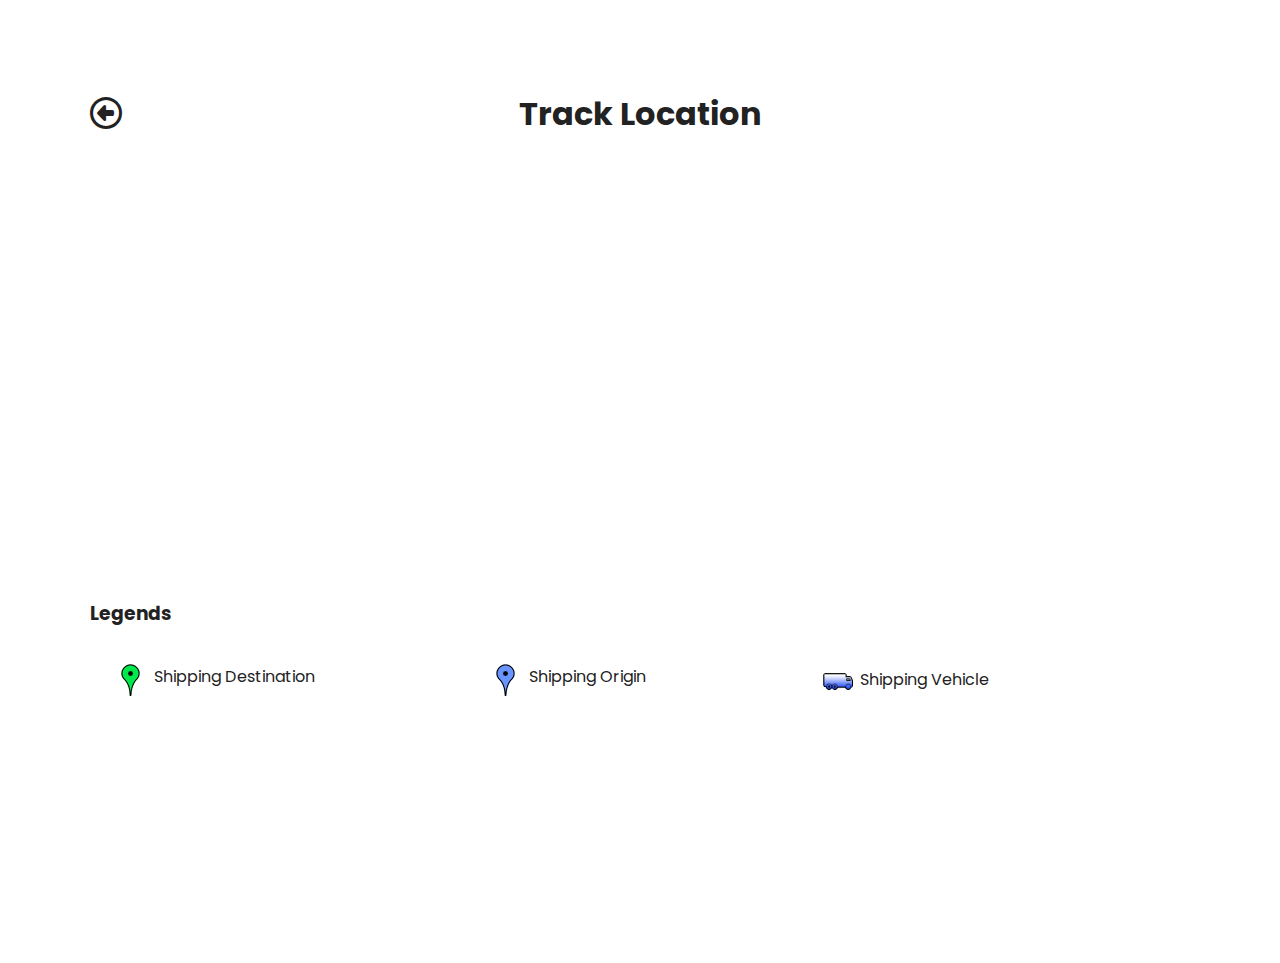
<file: user/receiver/track-location.html>
<!DOCTYPE html>
<html lang="en">
<head>
    <meta charset="UTF-8">
    <meta http-equiv="X-UA-Compatible" content="IE=edge">
    <meta name="viewport" content="width=device-width, initial-scale=1.0">
    <link rel="stylesheet" href="../../resources/fontawesome-free-6.3.0-web/css/all.min.css">
    <link rel="stylesheet" href="../../css/style.css">
    <link rel="stylesheet" href="../css/track-location.css">
    <title>Track Location Details</title>
    <script src="https://polyfill.io/v3/polyfill.min.js?features=default"></script>
    <!-- <script src="../js/google-map-api.js"></script> -->
    </head>
<body>
    <main>
        <div class="top-info">
            <span id="back-arrow">
                <i class="fa-regular fa-circle-left"></i>
            </span>
            <h1>Track Location</h1>
        </div>

        <div id="map">
            <iframe src="https://www.google.com/maps/embed?pb=!1m18!1m12!1m3!1d3742.464787026017!2d57.392444626586446!3d-20.281019988503477!2m3!1f0!2f0!3f0!3m2!1i1024!2i768!4f13.1!3m3!1m2!1s0x217c5c9f4d1c80b5%3A0x9088d2393f5f29c8!2sMiddlesex%20University%20Mauritius!5e0!3m2!1sen!2sng!4v1679964121284!5m2!1sen!2sng" style="border:0;" allowfullscreen="" loading="lazy" referrerpolicy="no-referrer-when-downgrade"></iframe>
        </div>

        <div id="legend-container">
            <h3 class="legend-title">Legends</h3>
            <div id="legends">
                <div id="shipping-destination" class="legend">
                    <img src="../../resources/images/green-dot.png" alt="">
                    <span class="content">Shipping Destination</span>
                </div>
                <div id="shipping-origin" class="legend">
                    <img src="../../resources/images/blue-dot.png" alt="">
                    <span class="content">Shipping Origin</span>
                </div>
                <div id="shipping-vehicle" class="legend">
                    <img src="../../resources/images/truck.png" alt="">
                    <span id="vehicle-content" class="content">Shipping Vehicle</span>
                </div>
            </div>
        </div>
    </main>
</body>
<script src="../../js/back-arrow.js"></script>
<!-- <script async
  src="https://maps.googleapis.com/maps/api/js?key=YOUR_API_KEY&callback=initMap&v=weekly"
  defer
></script> -->
</html>
</file>
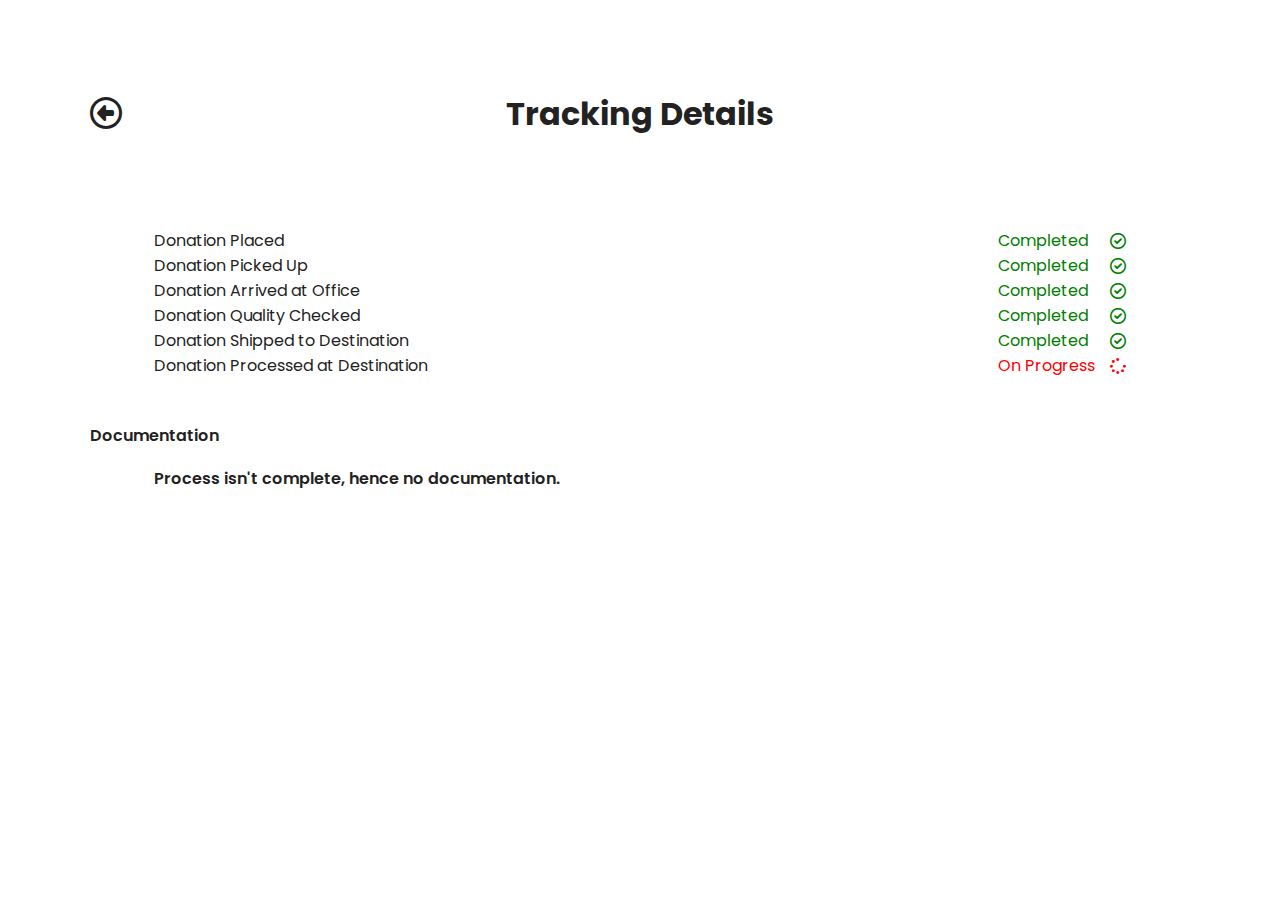
<file: user/receiver/tracking-status.html>
<!DOCTYPE html>
<html lang="en">
<head>
    <meta charset="UTF-8">
    <meta http-equiv="X-UA-Compatible" content="IE=edge">
    <meta name="viewport" content="width=device-width, initial-scale=1.0">
    <link rel="stylesheet" href="../../resources/fontawesome-free-6.3.0-web/css/all.min.css">
    <link rel="stylesheet" href="../../css/style.css">
    <link rel="stylesheet" href="../css/tracking-status.css">
    <title>Tracking Details</title>
</head>
<body>
    <main>
        <div class="top-info">
            <span id="back-arrow">
                <i class="fa-regular fa-circle-left"></i>
            </span>
            <h1>Tracking Details</h1>
        </div>
        <div class="step-container">
            <div id="step-one" class="step">
                <span>Donation Placed</span>
                <div class="status complete">
                    <span>Completed</span>
                    <i class="fa-regular fa-circle-check"></i>
                </div>
            </div>
            <div id="step-two" class="step">
                <span>Donation Picked Up</span>
                <div class="status complete">
                    <span>Completed</span>
                    <i class="fa-regular fa-circle-check"></i>
                </div>
            </div>
            <div id="step-three" class="step">
                <span>Donation Arrived at Office</span>
                <div class="status complete">
                    <span>Completed</span>
                    <i class="fa-regular fa-circle-check"></i>
                </div>
            </div>
            <div id="step-four" class="step">
                <span>Donation Quality Checked</span>
                <div class="status complete">
                    <span>Completed</span>
                    <i class="fa-regular fa-circle-check"></i>
                </div>
            </div>
            <div id="step-five" class="step">
                <span>Donation Shipped to Destination</span>
                <div class="status complete">
                    <span>Completed</span>
                    <i class="fa-regular fa-circle-check"></i>
                </div>
            </div>
            <div id="step-six" class="step">
                <span>Donation Processed at Destination</span>
                <div class="status">
                    <span>On Progress</span>
                    <i class="fa-solid fa-spinner fa-spin-pulse"></i>
                </div>
            </div>
        </div>
        <div class="extra-information">
            <span>Documentation</span>
            <div class="gallery">
                <span id="no-documentation">Process isn't complete, hence no documentation.</span>
                <!-- IMAGES TO BE SHOWN WHEN PROCESS IS COMPLETED SHOULD BE PLACED HERE. -->
                <!-- <img src="../../resources/images/uploaded-images/1.jpg" alt="">
                <img src="../../resources/images/uploaded-images/2.jpg" alt="">
                <img src="../../resources/images/uploaded-images/3.jpg" alt=""> -->
            </div>
        </div>
        <div id="track-location">
            <a href="track-location.html">Track Location</a>
        </div>
    </main>
</body>
<script src="../../js/back-arrow.js"></script>
<script src="../js/tracking-status.js"></script>
</html>
</file>
<file: css/style.css>
@import url(./poppins.css);

:root {
    --font-color: #222;
    --font-family: Poppins, 'Segoe UI', Tahoma, Geneva, Verdana, sans-serif;
}

* {
    margin: 0;
    padding: 0;
    box-sizing: border-box;
}

td, tr, th {
    margin: 0;
    padding: 0;
    border: none;
    outline: none;
}

body {
    font-family: var(--font-family);
    color: var(--font-color);
    margin: 0;
    padding: 0;
}

.vertical-separator {
    width: 1vw;
    height: 100%;
    background-color: var(--font-color);
}
</file>
<file: css/index.css>
body {
    color: var(--font-color);
}

#header {
    height: 100vh;
    width: 100%;
    background-image: url(../resources/images/background.jpg);
    background-position: 0;
    background-size: cover;
    color: #FFF;
}

#header .overlay {
    position: absolute;
    height: 100%;
    width: 100%;
    background-color: #000;
    opacity: .4;
}

.info {
    display: flex;
    justify-content: space-between;
}

#logo {
    width: 25vw;
    height: 22vh;
    position: relative;
    z-index: 10;
}

#logo img {
    width: 100%;
    height: 100%;
}

#details {
    display: flex;
    justify-content: space-between;
    margin-top: .5vw;
    margin-right: 80px;
    width: 250px;
    font-size: 1.2rem;
    font-weight: 500;
}

#details .detail {
    position: relative;
    z-index: 10;
}

#details .content {
    font-size: .9rem;
    position: relative;
    bottom: .2vh;
}

#details #email span {
    text-decoration: underline;
}

nav#navbar {
    display: flex;
    justify-content: space-between;
    align-items: center;
    margin-right: 1vw;
    margin-left: 15vw;
    height: 10vh;
}

nav#navbar .primary .links {
    display: flex;
    justify-content: space-between;
    align-items: center;
    width: 400px;
    height: 100%;
    font-weight: 500;
}

nav#navbar .primary .menu {
    display: none;
}

nav#navbar .primary .links a {
    color: inherit;
    text-decoration: none;
    position: relative;
}

nav#navbar .primary .links a::before {
    content: "";
    position: absolute;
    bottom: -1.2vh;
    height: .6vh;
    background-color: #FFF;
    border-radius: 8px;
    width: 0%;
    transition: width .5s;
}

nav#navbar .primary .links a:hover::before {
    width: 75%;
}

@keyframes slide {
    from {
        width: 0%;
    }
    
    to {
        width: 75%;
    }
}

nav#navbar .primary .menu,
nav#navbar .secondary a {
    padding: 2vh 1.5vw;
    border: 2px solid #FFF;
    border-radius: 8px;
    text-decoration: none;
    font-weight: 700;
    color: #FFF;
    transition: background-color .3s, color .3s, border-color .3s;
    position: relative;
    z-index: 10;
}

nav#navbar .primary .menu:hover,
nav#navbar .secondary a:hover {
    color: #FFF;
    background-color: #312c2e;
    border-color: var(--font-color);
}

.horizontal-separator {
    margin-top: 20px;
    display: block;
    background-color: #FFF;
    height: 2px;
    position: relative;
    z-index: 10;
    transition: all .5s ease-in-out;
}

section {
    margin: 5vh auto 10vh;
    width: 80%;
}

section#what-we-do {
    background-color: #D4D4D4;
    padding: 80px 50px;
}

section h1 {
    display: block;
    text-align: center;
    font-size: 3rem;
    color: #000;
}

section hr {
    width: 20%;
    margin-top: 3vh;
    margin-left: auto;
    margin-right: auto;
    margin-bottom: 5vh;
}

section p {
    font-size: 1.2rem;
    line-height: 2;
    margin-bottom: 25px;
}

#bottom-span {
    width: 100%;
    height: 4vh;
    background-color: var(--font-color);
    position: fixed;
    bottom: 0px;
}

@media screen and (max-width: 750px) {
    nav#navbar {
        flex-direction: column;
        align-items: flex-end;
        margin-right: 30px;
        padding-bottom: 20px;
        height: 8vh;
    }

    nav#navbar .primary {
        margin-top: -50px;
    }
}

@media screen and (max-width: 700px) {
    section {
        width: 90%;
    }

    section p {
        font-size: 1rem;
    }

    section#what-we-do {
        background-color: #D4D4D4;
        padding: 80px 0;
        width: 100%;
    }

    section#what-we-do ul {
        padding: 50px;
    }
}

@media screen and (max-width: 600px) {
    #details {
        margin-top: 10px;
        margin-right: 40px;
        width: 230px;
        font-size: 1rem;
    }

    nav#navbar {
        margin-left: 300px;
        margin-top: -30px;
        margin-right: 20px;
        flex-direction: row;
        justify-content: flex-start;
    }

    nav#navbar .primary {
        margin-top: unset;
        position: relative;
    }

    nav#navbar .primary .menu {
        display: block;
    }

    nav#navbar .primary .menu:hover {
        cursor: pointer;
    }

    nav#navbar .primary .links {
        display: none;
        width: 120%;
        flex-direction: column;
        align-items: flex-start;
        position: absolute;
        top: 40px;
    }

    nav#navbar .primary .links a {
        margin-top: 10px;
    }

    nav#navbar .secondary {
        margin-left: 15px;
        margin-bottom: 8px;
    }

    nav#navbar .primary .menu,
    nav#navbar .secondary a {
        width: 120px;
        text-align: center;
        padding-top: 1.2vh;
        padding-bottom: 1.2vh;
    }
}

@media screen and (max-width: 580px) {
    nav#navbar {
        margin-left: 250px;
    }
}

@media screen and (max-width: 530px) {
    nav#navbar .primary .menu {
        width: 100px;
    }
    nav#navbar .primary .menu,
    nav#navbar .secondary a {
        font-size: .8rem;
    }
}

@media screen and (max-width: 490px) {
    nav#navbar {
        margin-top: -50px;
    }
    nav#navbar .primary .menu {
        margin-bottom: 8px;
    }
    nav#navbar .primary .menu,
    nav#navbar .secondary a {
        width: unset;
        padding: 0;
        border: none;
        font-size: unset;
    }
    nav#navbar .primary .menu:hover,
    nav#navbar .secondary a:hover {
        color: #312c2e;
    }
}


@media screen and (max-width: 435px) {
    #logo {
        height: 50px;
    }
    #details {
        margin-right: 20px;
        font-size: .9rem;
    }
    nav#navbar {
        margin-left: 20px;
        margin-top: 35px;
        padding-bottom: 0;
    }
    nav#navbar .secondary {
        margin-left: auto;
    }
    section h1 {
        font-size: 2rem;
    }
    section p {
        font-size: .8rem;
    }
}

@media screen and (max-width: 400px) {
    #details {
        flex-direction: column;
        width: unset;
    }
}

@media screen and (max-width: 370px) {
    section h1 {
        font-size: 1.5rem;
    }
    section p {
        font-size: .7rem;
    }
}
</file>
<file: css/settings-flyout.css>
#right-pane nav#navbar {
    display: flex;
    z-index: 1;
    justify-content: space-between;
    padding: 3.5vh 2vw 3.5vh .3vw;
    height: 10vh;
    background-color: #FFF;
    box-shadow: 2px 1px 5px 1px #777;
}

.svg {
    display: block;
    width: 2vw;
    height: auto;
    border: none;
}

.svg:hover {
    cursor: pointer;
}

.svg:first-of-type:not(#settings-btn) {
    opacity: 0;
    pointer-events: none;
}

#menu-toggler {
    display: none;
}

.svg:nth-of-type(2) {
    width: 1.5vw;
}

#settings-btn {
    width: 20px;
}

.svg img {
    width: 100%;
    height: 100%;
}

/** SETTINGS FLYOUT */
#settings {
    display: none;
    flex-direction: column;
    justify-content: space-between;
    position: absolute;
    z-index: 100;
    right: -30%;
    top: 10vh;
    width: 20%;
    height: 20vh;
    background-color: #FFF;
    box-shadow: 0 0 5px #C3C4C6;
    transition: right 1s cubic-bezier(0.075, 0.82, 0.165, 1);
}

#settings.active {
    display: flex;
}

#settings a {
    text-decoration: none;
    color: var(--font-color);
    font-weight: 500;
    margin-top: 1vh;
    padding: 2vh 1vw;
    height: 35%;
}

#settings a:hover {
    background-color: #C3C4C6;
}

#settings hr {
    height: 1px;
}

#settings #signout-form {
    height: 40%;
    justify-self: flex-start;
    align-self: center;
}

#signout-form input[type=submit] {
    padding: 2vh 3vw;
    background-color: #FFF;
    box-shadow: 0 5px 5px #C3C4C6;
    border: none;
    border-radius: 8px;
    font-weight: 500;
    font-size: .9rem;
    transition: background-color .2s ease-in-out, color .2s ease-in-out;
}

#signout-form input[type=submit]:hover {
    background-color: #362F4B;
    color: #FFF;
    cursor: pointer;
}
</file>
<file: admin/css/index.css>
body {
    position: relative;
    display: flex;
    color: #000;
    overflow-x: hidden;
}

#left-pane {
    position: sticky;
    top: 0;
    width: 25%;
    height: 100vh;
    background-color: #2740B1;
    box-shadow: 2px 0 3px 0 #000;
}

/* #left-pane:hover {
    display: none;
} */

#left-pane .title {
    padding-top: 1vh;
    height: 10vh;
    font-style: italic;
    text-align: center;
    color: #FFF;
}

#left-pane .title .email {
    display: block;
    margin-top: -10px;
    font-weight: normal;
    font-size: .8rem;
}

.action-container {
    margin-top: 15vh;
}

.action-container .action {
    padding: 0 !important;
}

.action .action-btn {
    font-family: var(--font-family);
    margin: 1vh 0;
    padding: 3vh 0;
    padding-left: 4vw;
    width: 100%;
    height: 100%;
    text-align: left;
    background-color: transparent;
    color: #FFF;
    border: 2px solid #FFF;
    border-style: double;
    border-left-style: unset;
    border-right-style: unset;
    cursor: pointer;
}

.action .action-btn.active {
    position: relative;
    background-color: #FFF;
    color: #2740B1;
    border-color: #000;
}

.action .action-btn.active::before {
    content: "";
    position: absolute;
    top: 0;
    left: 0;
    border-width: 27px;
    border-style: solid;
    border-color: transparent transparent transparent #2740B1;
}

.action .action-btn:hover {
    background-color: #FFF;
    color: #2740B1;
    border-color: #000;
}

/** RIGHT-PANE ********************/

#right-pane {
    /* z-index: -10; */
    width: 75%;
    background-color: #E5E6E8;
}

#settings {
    width: 200px;
}

#right-pane main {
    margin: 1vh 2vw;
    height: calc(100% - 12vh);
    overflow: hidden;
    /* overflow-y: visible; */
}

#right-pane main > .content {
    display: none;
}

#right-pane main > .content.active {
    display: block;
}

#right-pane main > .content {
    width: 100%;
    /* height: calc(100% - 2vh); */
}




/* Admin Dashboard */

#right-pane #dashboard {
    width: 100%;
    height: calc(100% - 2vh);
    font-weight: bold;
}

#right-pane #dashboard h2 {
    padding: 3.5vh 1.25vw;
}

#dashboard #info-container {
    margin-left: 3.55vw;
    margin-top: 4.8vh;
    display: grid;
    grid-template-columns: auto auto auto;
    gap: 5vh;
}

#dashboard .info {
    display: flex;
    flex-direction: column;
    justify-content: space-between;
    width: 20.5vw;
    height: 20vh;
    padding: 2vh 2vw;
    background-color: #FFF;
}

#new {
    color: #2740B1;
}

#successful {
    color: green;
}

#incomplete {
    color: red;
}

.amount {
    display: flex;
    justify-content: space-between;
}

.amount span {
    font-weight: 500;
    font-size: 1.5rem;
}

.amount i {
    color: var(--font-color);
    align-self: center;
    cursor: pointer;
}



/* Table-items */





/* Donation Table */

.content.table-container {
    margin: 5vh 0 5vh 2vw;
    padding-bottom: 5vh;
    background-color: #FFF;
}

.table-item {
    display: none;
}

.table-item.active {
    display: block;
}

.table-item .top-info {
    display: flex;
    position: relative;
    padding: 3.5vh 1.25vw;
    border-bottom: 1px solid var(--font-color);
}

.top-info .back-arrow {
    position: absolute;
    top: 50%;
    right: 35px;
    transform: translateY(-50%);
    font-size: 2rem;
    cursor: pointer;
}

.top-info .back-arrow.not-active {
    display: none;
}

.content table {
    margin-left: 5vw;
    text-align: left;
    width: calc(100% - 3vw);
    border-collapse: collapse;
}

#header {
    background-color: #FFF;
}

tr {
    width: 100%;
    transition: all .2s ease-in-out;
}

tr th, tr td {
    padding: 3vh 0;
    padding-right: 0;
}

/* .even {
    background-color: #4aeefa;
}

.odd {
    background-color: #FFF;
} */

td:last-of-type {
    display: flex;
    justify-content: space-between;
    align-items: center;
    padding-right: 25%;
}

#donation-history .view-detail {
    width: 35%;
}

#donation-history .view-detail button {
    padding: 1vh 0;
    height: 100%;
    width: 100%;
    font-size: .9rem;
    letter-spacing: .02rem;
    background-color: #3C59F4;
    color: #FFF;
    outline: none;
    border: none;
    border-radius: 5px;
    cursor: pointer;
}

#donation-history .view-detail button:hover {
    background-color: #2740B1;
}

/* Donation History Detail */

#history-detail #info-container {
    margin: 2vh 2vw 0;
    width: calc(100% - 6vw);
}

#history-detail .category {
    width: 100%;
}

#history-detail .title {
    display: block;
    margin-top: 2vh;
    text-align: center;
    color: #2740B1;
}

#history-detail .category > span {
    margin-bottom: 2vh;
}

#history-detail .info {
    display: flex;
    justify-content: flex-start;
    align-items: center;
    margin-bottom: 1vw;
    width: 100%;
    /* background-color: grey; */
}

#history-detail .info h4 {
    width: 20%;
    /* background-color: aqua; */
}

/* #history-detail .info span {
    margin-left: 3vw;
} */

/* #history-detail .info .user-id {
} */

#history-detail .info .user-id:hover {
    text-decoration: underline;
    cursor: pointer;
    color: #2740B1;
}

#history-detail .track-status {
    width: 100px;
    margin-left: 2vw;
}

#history-detail .track-status button {
    padding: .5vh 0;
    height: 100%;
    width: 100%;
    font-size: .9rem;
    letter-spacing: .02rem;
    background-color: #3C59F4;
    color: #FFF;
    outline: none;
    border: none;
    border-radius: 5px;
    cursor: pointer;
}

#history-detail .track-status button:hover {
    background-color: #2740B1;
}

/* Tracking Status */

#track-status .step-container {
    margin: 10vh 0 5vh;
    padding: 0 5vw ;
}

#track-status .step {
    display: flex;
    width: 100%;
    justify-content: space-between;
}

#track-status .step .status {
    display: flex;
    justify-content: flex-start;
    align-items: center;
    /* width: 12vw; */
    color: red;
}

#track-status .status.complete {
    color: green;
}

#track-status .change-status {
    opacity: 0;
    pointer-events: none;
}

#track-status .change-status.active {
    opacity: 1;
    pointer-events: all;
}

#track-status .change-status button {
    margin-left: 1vw;
    cursor: pointer;
}

#track-status .extra-information,
#track-status .upload-images > span {
    font-weight: 600;
}

#track-status .extra-information > span,
#track-status .upload-images > span {
    padding-left: 3vw;
}

#track-status .extra-information .gallery {
    display: grid;
    grid-template-columns: auto auto;
    row-gap: .4vh;
    column-gap: .3vw;
    margin: 2vh 0;
    padding: 0 5vw;
}

#track-status .gallery span {
    grid-column: 1 / 3;
}

#track-status .gallery input {
    width: 100%;
    height: 100%;
}

#track-status .upload-images {
    margin-top: 5vh;
}

#track-status .upload-images form {
    margin-top: 3vh;
    padding: 0 5vw;
}

#track-status .upload-images form button {
    padding: .3vh .5vw;
    font-family: var(--font-family);
    background-color: #3C59F4;
    color: #FFF;
    border-width: 1px;
    border-radius: 5px;
}

#track-status .upload-images form button:hover {
    background-color: #2740B1;
    cursor: pointer;
}

#track-status #track-location-div {
    width: fit-content;
    margin: 5vh auto 0;
}

#track-status #track-location-div button {
    padding: .5vh 1vw;
    font-family: var(--font-family);
    font-weight: 500;
    font-size: initial;
    background-color: #3C59F4;
    color: #FFF;
    border: none;
    border-radius: 5px;
}

#track-status #track-location-div button:hover {
    background-color: #2740B1;
    cursor: pointer;
}

/* Track Location */

#map {
    margin-top: 5vh;
    padding: 0 5vw;
    width: calc(100% - 2vw);
    height: 50vh;
}

#map iframe {
    width: 100%;
    height: 100%;
}

#legend-container {
    margin-top: 3vh;
}

#legend-container .legend-title {
    margin-bottom:  4vh;
    padding-left: 2vw;
}

#legends {
    display: grid;
    grid-template-columns: auto auto auto;
    padding: 0 5vw;
}

.legend {
    display: flex;
}

.legend .content {
    margin-left: .5vw;
}

#vehicle-content {
    align-self: center;
}








/* Donors Table/Receivers Table */

#donor-table .donor-name,
#receiver-table .receiver-name {
    width: 20%;
}

#donor-table .email,
#receiver-table .email {
    width: 25%;
}

#donor-table .view-detail,
#receiver-table .view-detail {
    width: 35%;
}

#donor-table .view-detail button,
#receiver-table .view-detail button {
    padding: 1vh 0;
    height: 100%;
    width: 100%;
    font-size: .9rem;
    letter-spacing: .02rem;
    background-color: #3C59F4;
    color: #FFF;
    outline: none;
    border: none;
    border-radius: 5px;
    cursor: pointer;
}

#donor-table .view-detail button:hover,
#receiver-table .view-detail button:hover {
    background-color: #2740B1;
}

/* Donor Detail Table/Receiver Detail Table */
#donor-detail .info-container,
#receiver-detail .info-container {
    margin: 2vh 2vw 0;
    width: calc(100% - 6vw);
}

#donor-detail .info-container .entry,
#receiver-detail .info-container .entry {
    display: flex;
    flex-direction: column;
    margin-bottom: 5vh;
    color: var(--font-color);
}

#donor-detail .entry input,
#receiver-detail .entry input {
    margin-top: 1vh;
    padding: 2vh 1vw;
    border-radius: 8px;
    font-size: 1rem;
    border-width: 1px;
}

#donor-detail .entry input:focus,
#receiver-detail .entry input:focus {
    outline: none;
    border-color: #2740B1;
    outline-color: #2740B1;
}

#donor-detail input[type="submit"],
#receiver-detail input[type="submit"] {
    padding: 1.5vh 0;
    height: 100%;
    width: 120px;
    font-size: .9rem;
    letter-spacing: .02rem;
    background-color: #3C59F4;
    color: #FFF;
    outline: none;
    border: none;
    border-radius: 5px;
    cursor: pointer;
}

#donor-detail input[type="submit"]:hover,
#receiver-detail input[type="submit"]:hover {
    background-color: #2740B1;
}




@media screen and (min-width: 2560px) {
    #settings-btn {
        width: 40px;
    }
}

@media screen and (max-width: 1240px) {
    #donor-table .view-detail button,
    #receiver-table .view-detail button {
        font-size: .8rem;
    }
}

@media screen and (max-width: 1150px) {
    #donor-table td:last-of-type,
    #receiver-table td:last-of-type {
        padding-right: 20%;
    }
}

@media screen and (max-width: 1055px) {
    .content #donor-table,
    .content #receiver-table {
        font-size: .9rem;
    }

    #donor-table .view-detail,
    #receiver-table .view-detail {
        width: 40%;
    }
}

@media screen and (max-width: 1000px) {
    .content table,
    #donation-history .view-detail button {
        font-size: .9rem;
    }

    #donor-table .donor-name,
    #receiver-table .receiver-name {
        width: 15%;
    }
}

@media screen and (max-width: 950px) {
    .content table,
    #donation-history .view-detail button,
    #donor-table .view-detail button,
    #receiver-table .view-detail button {
        font-size: .85rem;
    }
    td:last-of-type {
        padding-right: 20%;
    }
}

@media screen and (max-width: 900px) {

    
    #legends {grid-template-columns: auto auto;}
    .legend {margin-bottom: 2vh;}
    .legend:nth-of-type(3) {grid-column: 1 / 3;justify-self: center;}


    .content #donor-table table,
    .content #receiver-table table {
        font-size: .8rem;
    }
    #donor-table th:first-of-type,
    #donor-table td:first-of-type,
    #receiver-table th:first-of-type,
    #receiver-table td:first-of-type {
        width: 14%;
    }
}

@media screen and (max-width: 850px) {
    #dashboard #info-container {
        grid-template-columns: auto auto;
        column-gap: 0;
    }
    #dashboard .info {
        width: 30vw;
    }
    #donation-history .view-detail button,
    #donor-table .view-detail button,
    #receiver-table .view-detail button {
        font-size: .6rem;
    }
}

@media screen and (max-width: 810px) {
    th:nth-of-type(3),
    td:nth-of-type(3) {
        display: none;
    }
    .content table,
    #donation-history .view-detail button,
    #donor-table .view-detail button,
    #receiver-table .view-detail button {
        font-size: .8rem;
    }
    #donor-table th:first-of-type,
    #donor-table td:first-of-type,
    #receiver-table th:first-of-type,
    #receiver-table td:first-of-type {
        width: 20%;
    }
    #donor-table th:nth-of-type(2),
    #donor-table td:nth-of-type(2),
    #receiver-table th:nth-of-type(2),
    #receiver-table td:nth-of-type(2) {
        width: 25%;
    }
}

@media screen and (max-width: 750px) {
    #left-pane .title {
        padding-top: 2vh;
        font-size: 1.2rem;
    }
    
    #left-pane .title .email {
        font-size: .7rem;
    }
    .action .action-btn.active::before {
        top: 5px;
        left: 5px;
        height: 15px;
        width: 15px;
        background-color: #2740B1;
        border: none;
    }
}

@media screen and (max-width: 700px) {
    td:last-of-type {
        padding-right: 15%;
    }

    #track-status {
        font-size: .9rem;
    }
    #legends {font-size: .8rem;}
}

@media screen and (max-width: 650px) {
    #left-pane {
        width: 35%;
    }
    #dashboard #info-container {
        grid-template-columns: auto;
        /* width: 100%; */
    }
    #dashboard .info {
        width: 100%;
    }
    #donation-history .view-detail button {
        font-size: .6rem;
    }
    #track-status {
        font-size: .75rem;
    }
    #donor-table th:first-of-type,
    #donor-table td:first-of-type,
    #receiver-table th:first-of-type,
    #receiver-table td:first-of-type {
        width: 30%;
    }
    #donor-table th:nth-of-type(2),
    #donor-table td:nth-of-type(2),
    #receiver-table th:nth-of-type(2),
    #receiver-table td:nth-of-type(2) {
        width: 30%;
    }
    #donor-table th:last-of-type,
    #donor-table td:last-of-type span,
    #receiver-table th:last-of-type,
    #receiver-table td:last-of-type span {
        display: none;
    }

    #donor-table td:last-of-type,
    #receiver-table td:last-of-type {
        padding-right: 25%;
    }
    
    #donor-table .view-detail,
    #receiver-table .view-detail {
        width: 100%;
    }
}

@media screen and (max-width: 600px) {
    section#left-pane {position: absolute;top: 10vh;left: -100%;z-index: 1;
        width: 45%;height: calc(100% - 10vh);
        transition: left 2s cubic-bezier(1,1.38,.03,.96);}
    section#left-pane.active {left: 0 !important;}
    #user span {font-size: 3vw;}
    section#right-pane {width: 100%;}
    #right-pane nav#navbar {padding: 3.5vh 3vw;}
    #right-pane main {height: 100%;}
    .svg:first-of-type:not(#settings-btn) {display: none;}
    #menu-toggler {display: initial;width: 20px;}

    #track-status {
        font-size: unset;
    }
    #legends {font-size: unset;}


    #donor-table th:first-of-type,
    #donor-table td:first-of-type,
    #receiver-table th:first-of-type,
    #receiver-table td:first-of-type {
        width: 15%;
    }
    #donor-table th:nth-of-type(2),
    #donor-table td:nth-of-type(2),
    #receiver-table th:nth-of-type(2),
    #receiver-table td:nth-of-type(2) {
        width: 20%;
    }

    #donor-table th:last-of-type,
    #donor-table td:last-of-type span,
    #receiver-table th:last-of-type,
    #receiver-table td:last-of-type span {
        display: table-cell;
    }
    #donor-table td:last-of-type,
    #receiver-table td:last-of-type {
        padding-right: 15%;
    }

    #donor-table .view-detail,
    #receiver-table .view-detail {
        width: 35%;
    }

    #donor-table .view-detail button,
    #receiver-table .view-detail button {
        font-size: .6rem;
    }

    th:nth-of-type(3),
    td:nth-of-type(3) {
        display: table-cell;
    }
}

@media screen and (max-width: 550px) {
    .action .action-btn.active::before {
        height: 10px;
        width: 10px;
    }

    #history-detail .info {
        flex-direction: column;
        align-items: flex-start;
    }

    #history-detail .info:not(#status) h4 {
        width: 100%;
    }

    #history-detail #status {
        flex-direction: row;
    }
    #history-detail .track-status {
        margin-left: 6vw;
    }

    #donor-table th:first-of-type,
    #donor-table td:first-of-type,
    #receiver-table th:first-of-type,
    #receiver-table td:first-of-type {
        width: 20%;
    }
    #donor-table th:nth-of-type(2),
    #donor-table td:nth-of-type(2),
    #receiver-table th:nth-of-type(2),
    #receiver-table td:nth-of-type(2) {
        width: 25%;
    }

    #donor-table th:nth-of-type(3),
    #donor-table td:nth-of-type(3),
    #receiver-table th:nth-of-type(3),
    #receiver-table td:nth-of-type(3) {
        display: none;
    }
}

@media screen and (max-width: 520px) {
    section#left-pane {width: 50%;}
    th:nth-of-type(3),
    td:nth-of-type(3) {
        display: none;
    }
    #track-status, #history-detail, #donations {
        font-size: .85rem;
    }
}

@media screen and (max-width: 450px) {
    #legends {font-size: .9rem;}
}

@media screen and (max-width: 420px) {
    #track-status .step-container {margin-top: 5vh;}
    #track-status .step .status {width: 100%;justify-content: flex-end;}
    #track-status .step .status .change-status {margin-left: 1.5vw;}
    #track-status .step, .extra-information .gallery > span {font-size: .7rem;}
    #track-status .step {flex-direction: column;margin-bottom: 2vh;padding: 1vh 2vw;
        border-radius: 5px;box-shadow: 0 2px 5px #C3C4C6;}
}

@media screen and (max-width: 400px) {
    #dashboard > h2 {
        font-size: 1.2rem;
    }
    #donations th:nth-of-type(2),
    #donations td:nth-of-type(2) {
        display: none;
    }

    #legends {font-size: .8rem;}

    #donor-table th:first-of-type,
    #donor-table td:first-of-type,
    #receiver-table th:first-of-type,
    #receiver-table td:first-of-type {
        display: none;
    }
}

@media screen and (max-width: 360px) {
    section#left-pane {width: 65%;}
    #track-status .upload-images form button {
        margin-top: 3vh;
        width: 30%;
        border: none;
    }
    #legends {grid-template-columns: auto;font-size: unset;}
    .legend {grid-column: 1 / 3;}
    .legend:nth-of-type(3) {justify-self: unset;}


}



@media screen and (min-height: 600px) {
    .action .action-btn.active::before {
        border-width: 30px;
    }
}

@media screen and (min-height: 1000px) {
    .action .action-btn.active::before {
        border-width: 48px;
    }
}
</file>
<file: admin/css/login.css>
:root {
    --color: #CCC;
}
body {
    background-size: contain;
    background-image: url(../../resources/images/logo-cropped.jpg);
    background-repeat: no-repeat;
    background-color: #FFF;
    background-position: center;
    background-position-y: 15vh;
    height: 100vh;
    color: #000;
}

.overlay {
    display: none;
    width: 100%;
    height: 100%;
    background-color: #000;
    opacity: 0.4;
}

main {
    position: absolute;
    top: 60%;
    left: 50%;
    transform: translate(-70%, -76%);
    padding: 3vh 3vw 8vh;
    width: 60%;
    background-color: #FFF;
    border-radius: 20px;
    box-shadow: 0 0 5px 3px #777;
    transition: transform .5s ease-in-out;
}

main:hover {
    transform: translate(-70%, -76.5%);
}

#title {
    display: flex;
    justify-content: space-between;
    align-items: flex-end;
}

#title img {
    width: 100px;
}

.entry {
    display: flex;
    flex-direction: column;
    margin-top: 4vh;
}

.entry label {
    font-size: .9rem;
    font-weight: 600;
}

.entry .input {
    display: flex;
    flex-direction: row;
    margin-top: .8vh;
    border: 1px solid var(--color);
    transition: border .5s ease-in-out;
}

.entry .input i:not(.dt) {
    padding: 10px;
    font-size: 1rem;
}

.entry .input i.dt {
    font-size: .8rem;
    align-self: center;
    padding-right: .5vw;
    padding-left: .5vw;
}

.entry .input i.dt:hover {
    cursor: pointer;
}

.entry .input input {
    padding-left: .5vw;
    width: 100%;
    border: none;
    /* color: #000; */
    /* background-color: #E5EBF9; */
    font-size: 1rem;
}

.entry .input input:focus {
    /* background-color: #FFF; */
    outline: none;
}

input[type="submit"] {
    margin-top: 5vh;
    padding: 15px 0;
    width: 15%;
    text-align: center;
    border: none;
    border-radius: 5px;
    background-color: #3C59F4;
    color: #FFF;
    font-weight: 600;
}

input[type="submit"]:hover {
    cursor: pointer;
    background-color: #19202E;
}


@media screen and (max-width: 1110px) {
    main {
        top: 55%;
    }
}

@media screen and (max-width: 1000px) {
    main {
        top: 50%;
    }
}

@media screen and (max-width: 900px) {
    body {
        background-position-y: 25vh;
    }
    main {
        top: 50%;
        left: 50%;
        transform: translate(-50%, -50%);
        width: 70%;
    }
    main:hover {
        transform: translate(-50%, -50.5%);
    }
}

@media screen and (max-width: 768px) {
    body {
        background-position-y: 40vh;
    }
    main {
        top: 45%;
        left: 45%;
        width: 80%;
    }
    main:hover {
        transform: translate(-45%, -45.5%);
    }
}

@media screen and (max-width: 700px) {
    body {
        background-position-y: 50vh;
    }
}

@media screen and (max-width: 550px) {
    body {
        background-image: none;
    }
    main {
        left: 0;
        width: 100%;
        box-shadow: none;
        border-radius: 0;
        transform: translateY(-50%);
    }
    main:hover {
        transform: translateY(-50%);
    }
}
</file>
<file: user/css/track-location.css>
body {
    height: 100vh;
}
main {
    display: flex;
    flex-direction: column;
    background-color: #FFF;
    margin: 7vh 3vw;
    padding: 3vh 4vw 5vh;
    height: calc(100vh - 20vh);
}

main > .top-info {
    position: relative;
    text-align: center;
}

.top-info #back-arrow {
    position: absolute;
    top: 50%;
    left: 0;
    transform: translateY(-50%);
    font-size: 2rem;
    cursor: pointer;
}

#map {
    margin-top: 5vh;
    padding: 0 2vw;
    width: 100%;
    height: 60%;
}

#map iframe {
    width: 100%;
    height: 100%;
}

#legend-container {
    margin-top: 3vh;
}

#legend-container .legend-title {
    margin-bottom:  4vh;
}

#legends {
    display: grid;
    grid-template-columns: auto auto auto;
    padding: 0 2vw;
}

.legend {
    display: flex;
}

.legend .content {
    margin-left: .5vw;
}

#vehicle-content {
    align-self: center;
}

@media screen and (max-width: 700px) {
    .top-info #back-arrow {left: 4vw;}
    #map {padding: 0 4vw;}
    #legend-container {padding-left: 4vw;}
    #legends {grid-template-columns: auto auto;}
    .legend {margin-bottom: 2vh;}
    .legend:nth-of-type(3) {grid-column: 1 / 3;justify-self: center;}
}

@media screen and (max-width: 623px) {
    #legends {justify-content: space-between;}
}

@media screen and (max-width: 466px) {
    .top-info #back-arrow, .top-info h1 {font-size: 1.5rem;}
    #legends {font-size: .9rem;}
}

@media screen and (max-width: 420px) {
    main {height: initial;}
    #legends {grid-template-columns: auto;}
    .legend {grid-column: 1 / 3;}
    .legend:nth-of-type(3) {justify-self: initial;}
    .legend .content {margin-left: 3vw;}
}

@media screen and (max-width: 320px) {
    .top-info #back-arrow, .top-info h1 {font-size: 1.2rem;}
}
</file>
<file: user/css/tracking-status.css>
body {
    display: none;
}

main {
    display: flex;
    flex-direction: column;
    background-color: #FFF;
    margin: 7vh 3vw;
    padding: 3vh 4vw 5vh;
}

main > .top-info {
    position: relative;
    text-align: center;
}

.top-info #back-arrow {
    position: absolute;
    top: 50%;
    left: 0;
    transform: translateY(-50%);
    font-size: 2rem;
    cursor: pointer;
}

.step-container {
    margin: 10vh 0 5vh;
    padding: 0 5vw;
}

.step {
    display: flex;
    width: 100%;
    justify-content: space-between;
}

.step .status {
    display: flex;
    justify-content: space-between;
    align-items: center;
    width: 15vw;
    color: red;
}

.status.complete {
    color: green;
}

.extra-information {
    font-weight: 600;
}

.extra-information .gallery {
    display: grid;
    grid-template-columns: auto auto;
    row-gap: .4vh;
    column-gap: .3vw;
    margin: 2vh 0;
    padding: 0 5vw;
}

.gallery img {
    width: 100%;
    height: 100%;
}

#track-location {
    width: fit-content;
    margin: 4vh auto 0;
}

#track-location a {
    padding: .5vh 1vw;
    font-weight: 500;
    text-decoration: none;
    background-color: #3C59F4;
    color: #FFF;
    border-radius: 5px;
}

#track-location a:hover {
    background-color: #2740B1;
}

@media screen and (max-width: 1920px) {
    .step .status {width: 6.2vw;}
}
@media screen and (max-width: 1876px) {
    .step .status {width: 6.6vw;}
}

@media screen and (max-width: 1792px) {
    .step .status {width: 7vw;}
}

@media screen and (max-width: 1696px) {
    .step .status {width: 7.5vw;}
}

@media screen and (max-width: 1574px) {
    .step .status {width: 8vw;}
}

@media screen and (max-width: 1478px) {
    .step .status {width: 9vw;}
}

@media screen and (max-width: 1319px) {
    .step .status {width: 10vw;}
}

@media screen and (max-width: 1178px) {
    .step .status {width: 11.5vw;}
}

@media screen and (max-width: 1016px) {
    .step .status {width: 14vw;}
}

@media screen and (max-width: 852px) {
    .step .status {width: 16vw;}
}

@media screen and (max-width: 728px) {
    .step .status {width: 18vw;}
}

@media screen and (max-width: 650px) {
    .step .status {width: 20vw;}
}

@media screen and (max-width: 600px) {
    .top-info #back-arrow {left: 4vw;}
    .extra-information {padding-left: 4vw;}
}

@media screen and (max-width: 576px) {
    .step, #track-location {font-size: .9rem;}
}

@media screen and (max-width: 526px) {
    .step, .extra-information .gallery > span, #track-location {font-size: .85rem;}
    #track-location a {padding: 1vh 2vw;}
    .step .status {width: 21vw;}
}

@media screen and (max-width: 466px) {
    .top-info #back-arrow, .top-info h1 {font-size: 1.5rem;}
    .step, .extra-information .gallery > span, #track-location a {font-size: .75rem;}
    .step .status {width: 22vw;}
}

@media screen and (max-width: 426px) {
    .step-container {margin-top: 5vh;}
    .step .status {width: 100%;justify-content: flex-end;}
    .step .status > span {margin-right: 1.5vw;}
    .step, .extra-information .gallery > span {font-size: .7rem;}
    .step {flex-direction: column;margin-bottom: 2vh;padding: 1vh 2vw;
        border-radius: 5px;box-shadow: 0 2px 5px #C3C4C6;}
}

@media screen and (max-width: 320px) {
    .top-info #back-arrow, .top-info h1 {font-size: 1.2rem;}
}
</file>
